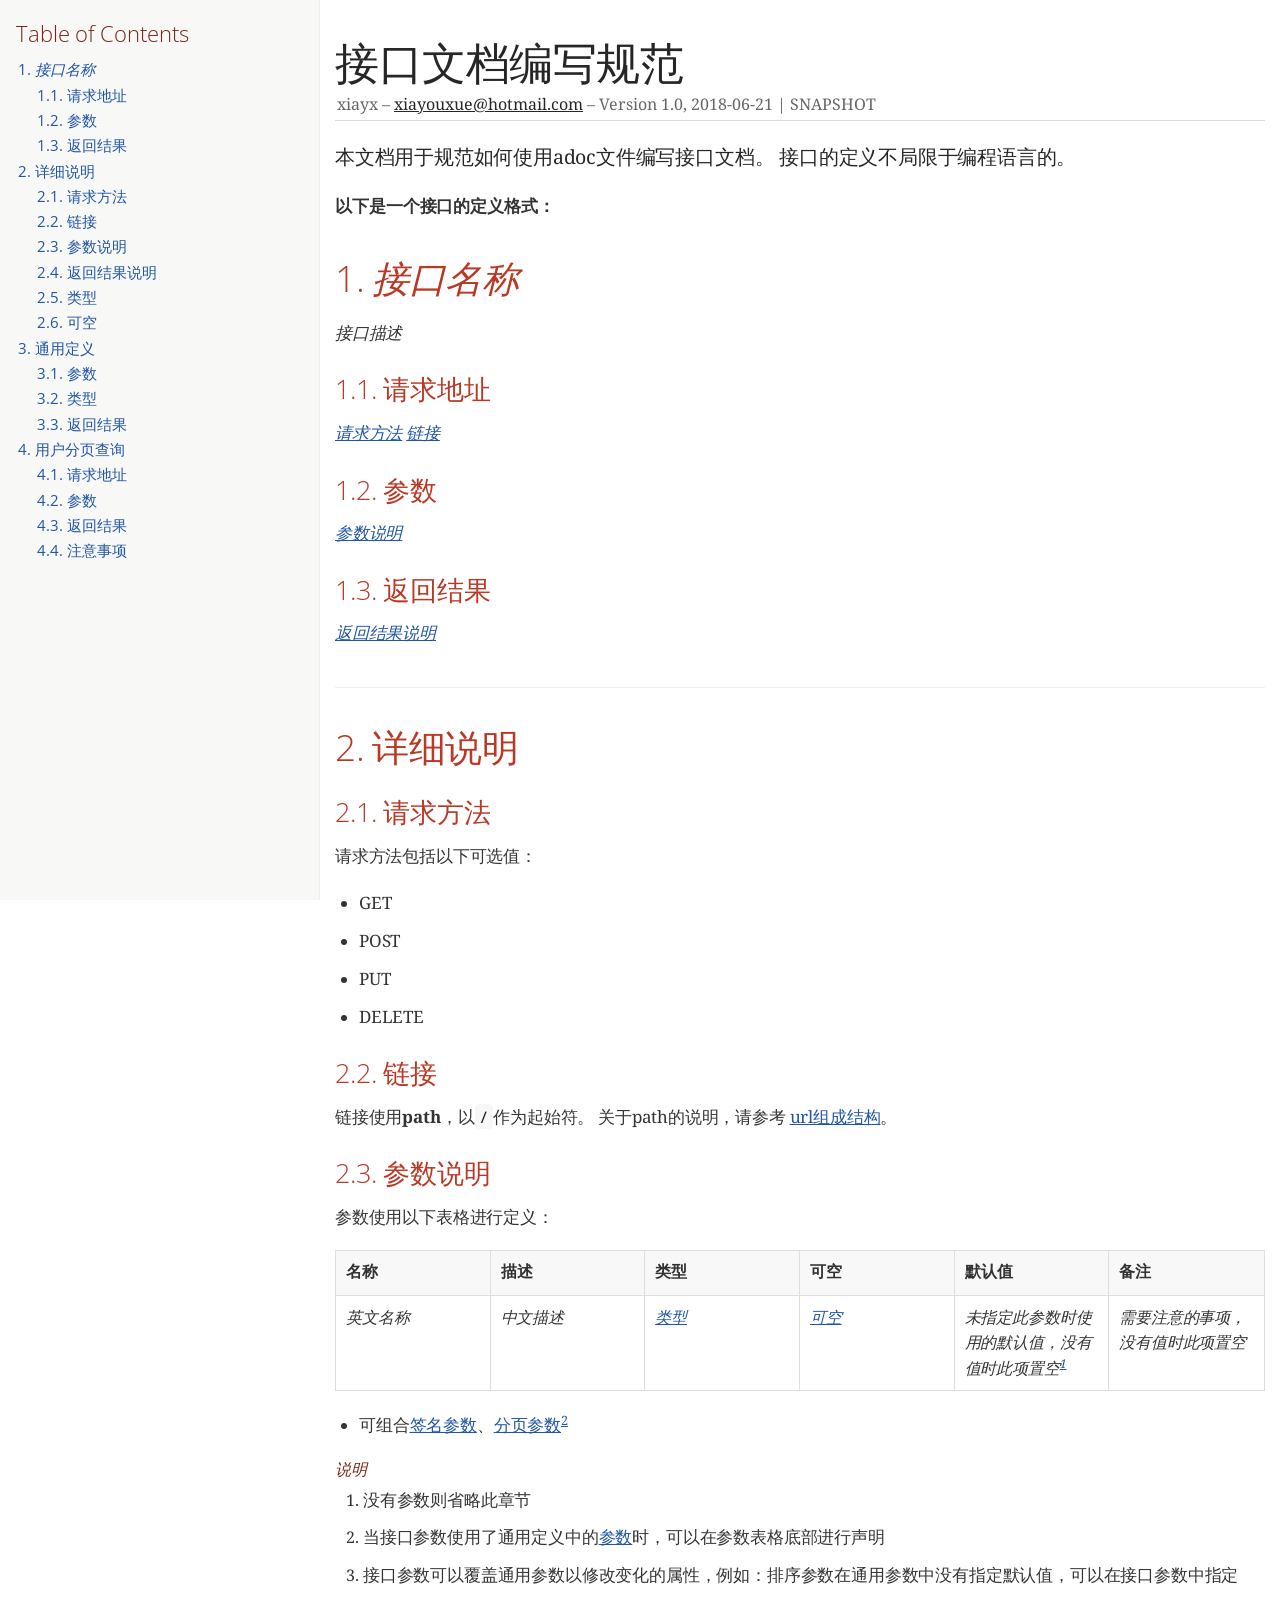
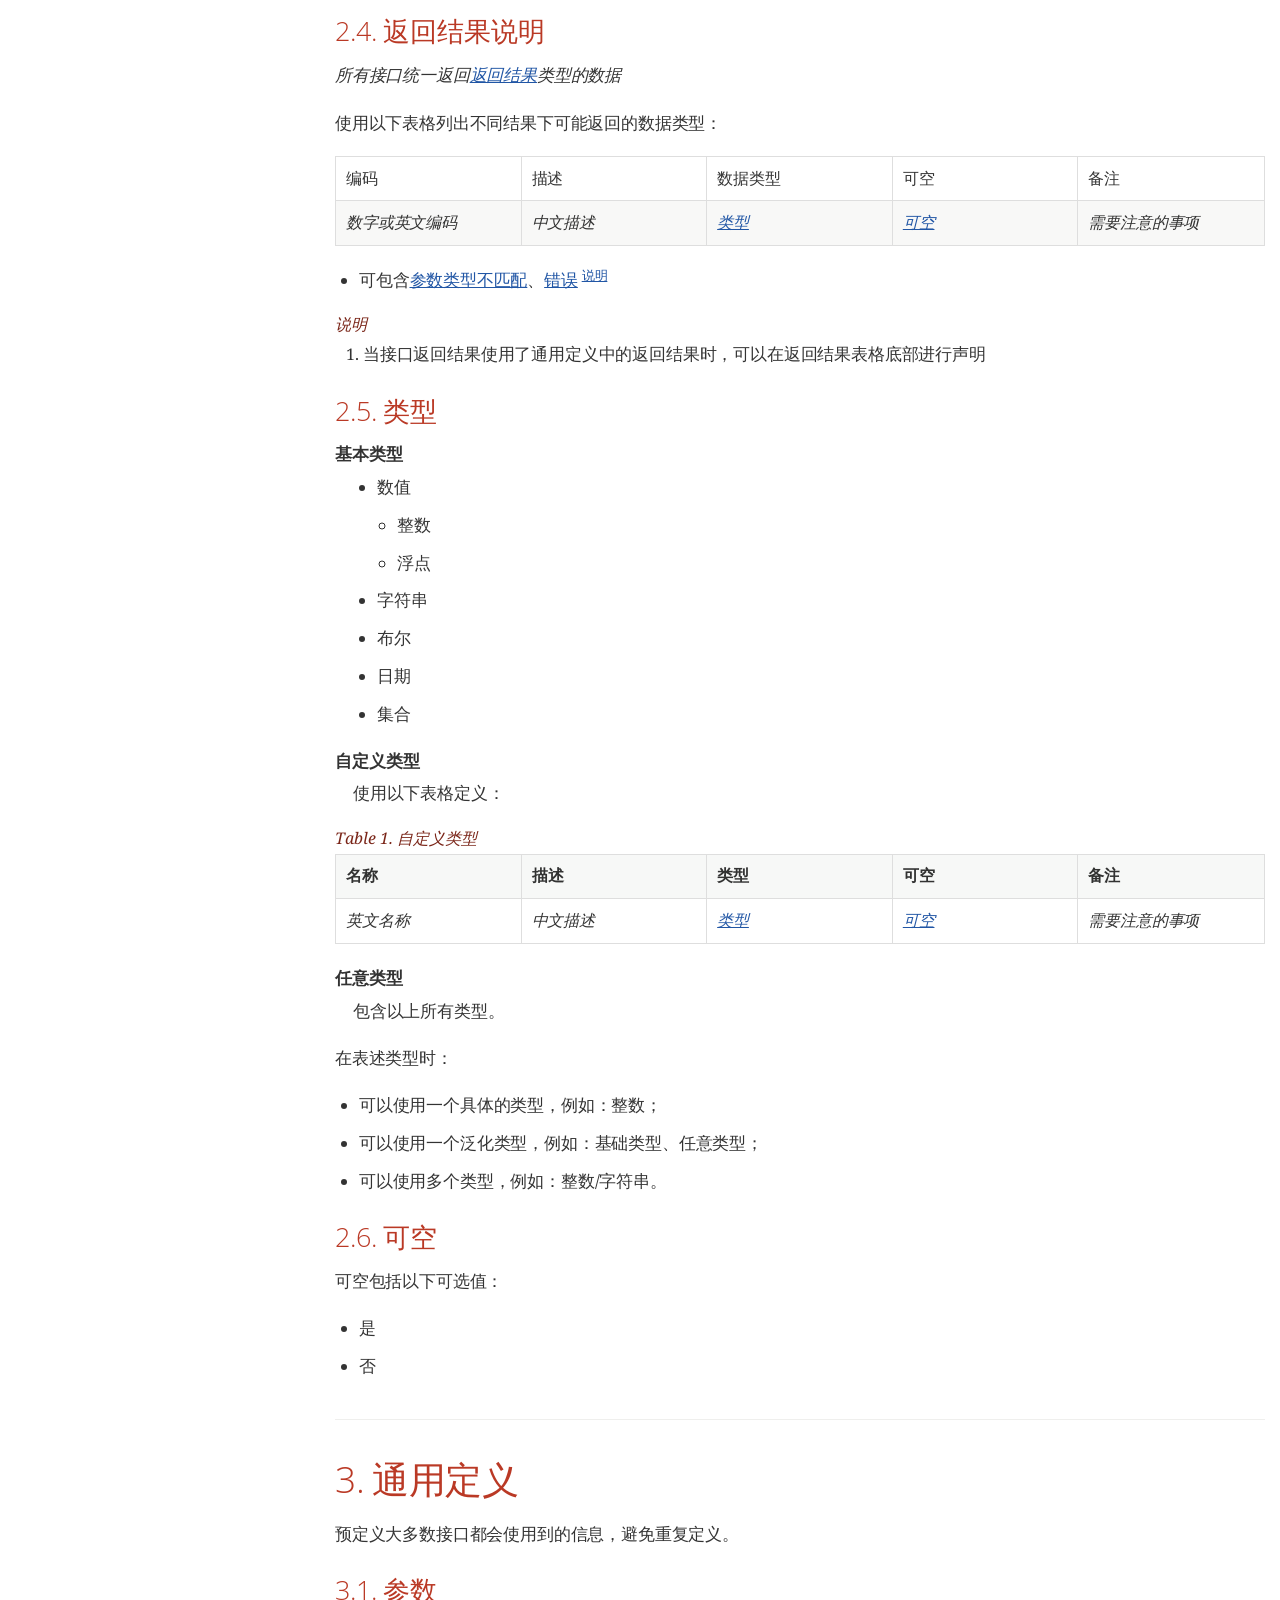
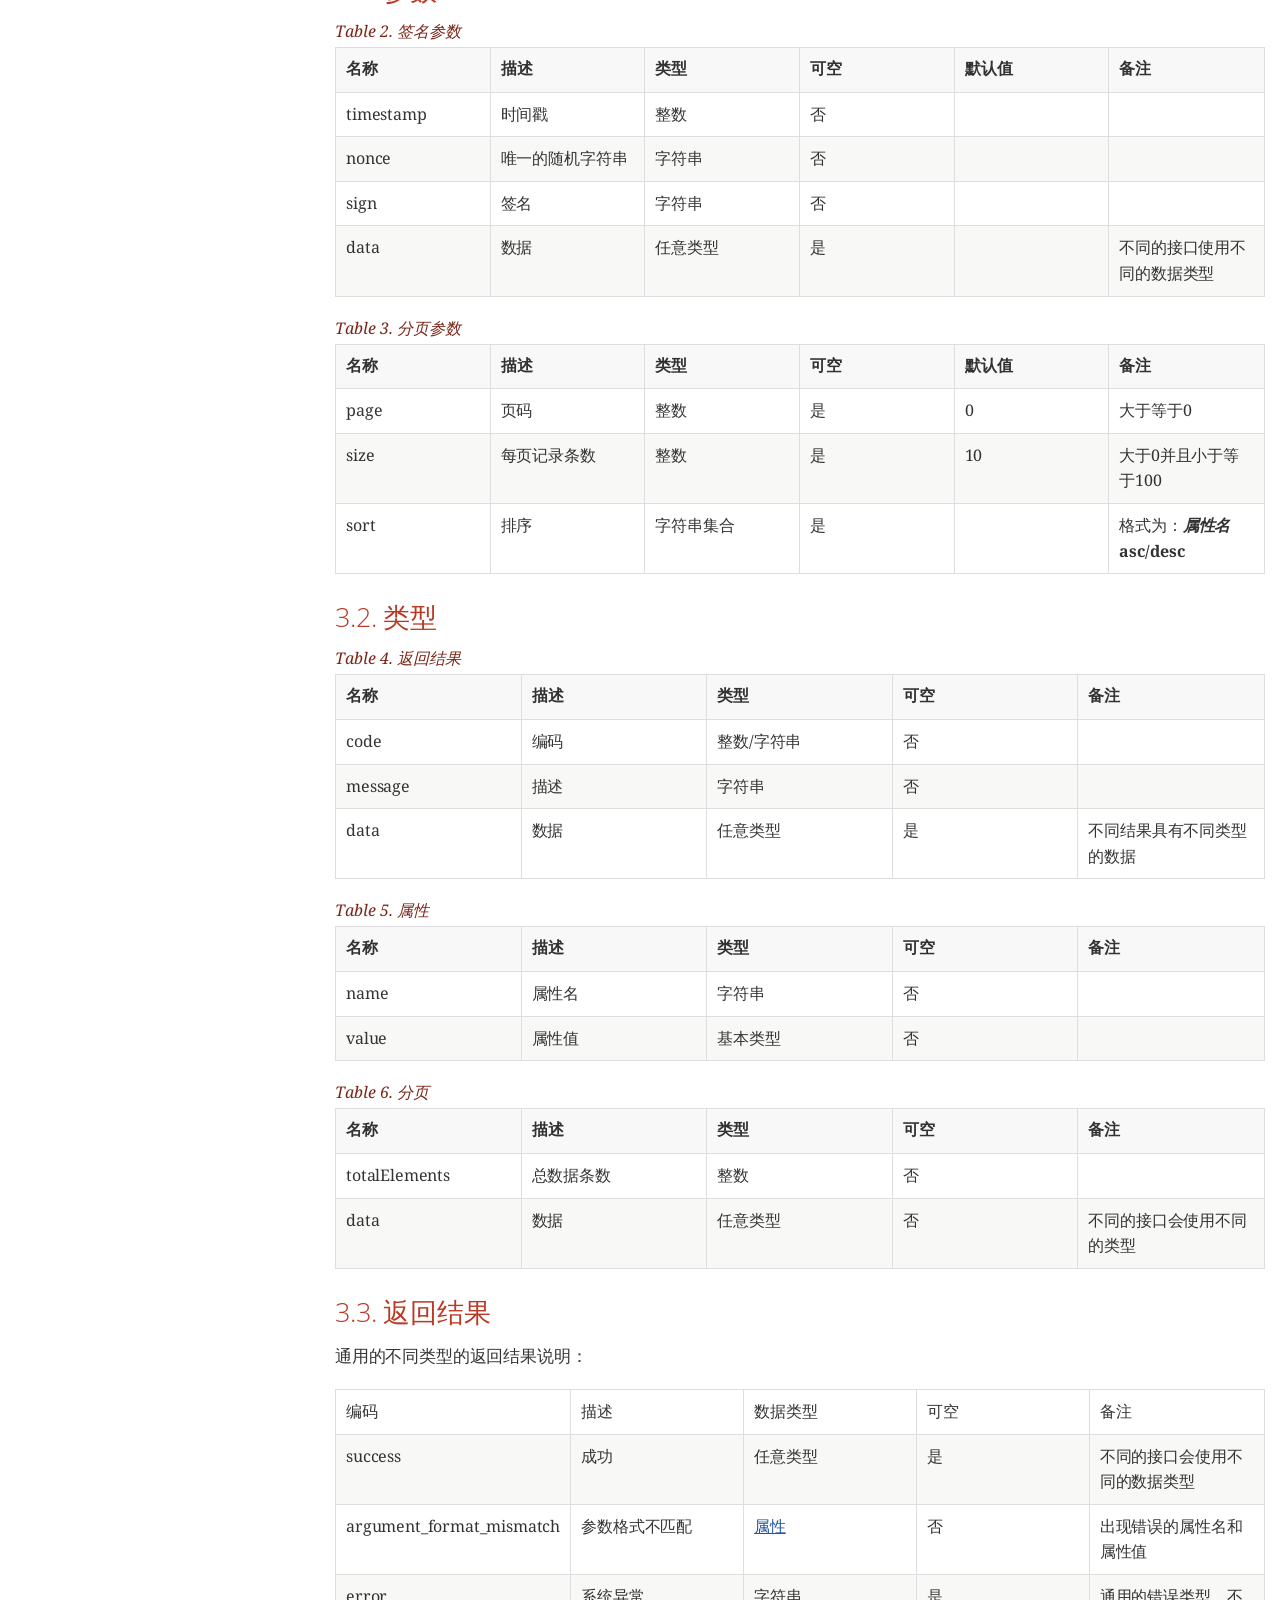
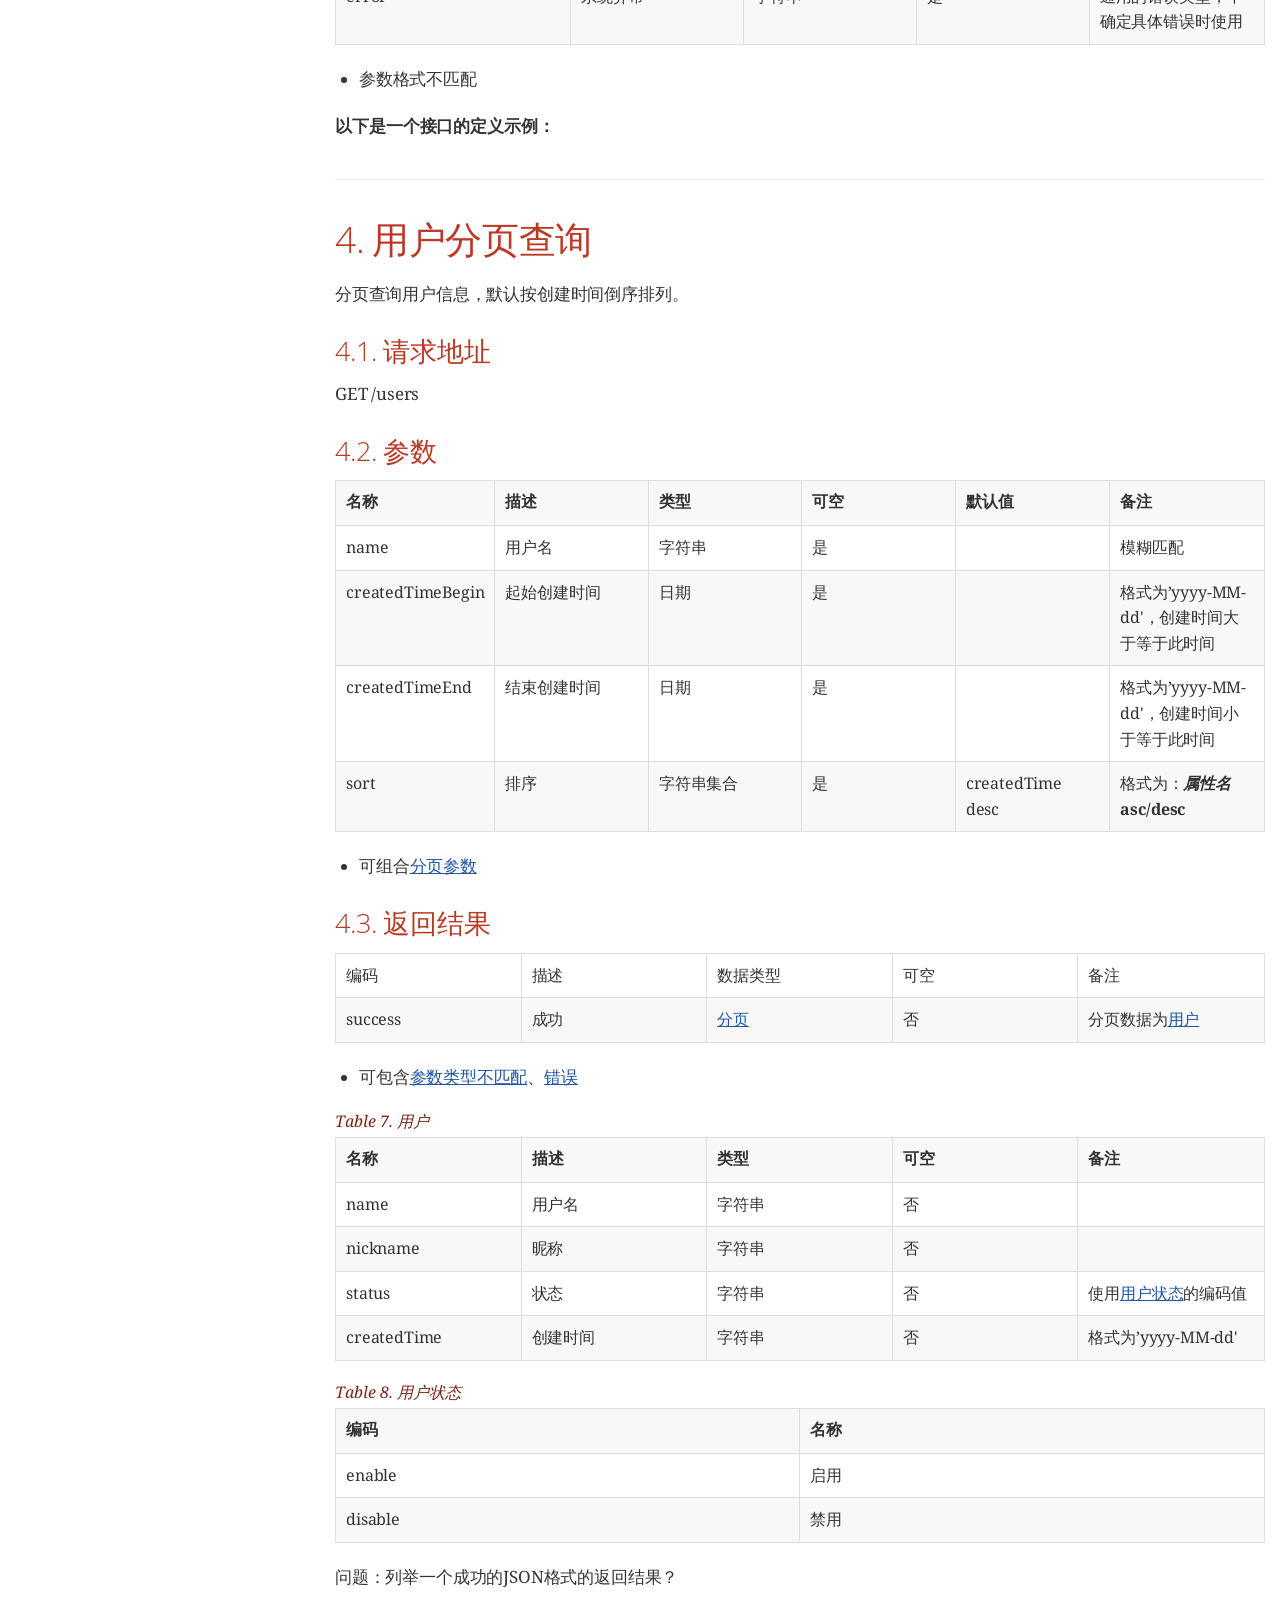
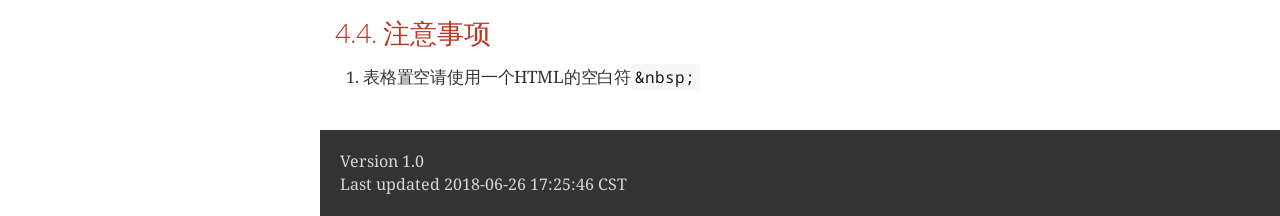
<file: docs/接口文档编写规范.html>
<!DOCTYPE html>
<html lang="en">
<head>
<meta charset="UTF-8">
<!--[if IE]><meta http-equiv="X-UA-Compatible" content="IE=edge"><![endif]-->
<meta name="viewport" content="width=device-width, initial-scale=1.0">
<meta name="generator" content="Asciidoctor 1.5.6.2">
<meta name="author" content="xiayx">
<title>接口文档编写规范</title>
<link rel="stylesheet" href="https://fonts.googleapis.com/css?family=Open+Sans:300,300italic,400,400italic,600,600italic%7CNoto+Serif:400,400italic,700,700italic%7CDroid+Sans+Mono:400,700">
<style>
/* Asciidoctor default stylesheet | MIT License | http://asciidoctor.org */
/* Remove comment around @import statement below when using as a custom stylesheet */
/*@import "https://fonts.googleapis.com/css?family=Open+Sans:300,300italic,400,400italic,600,600italic%7CNoto+Serif:400,400italic,700,700italic%7CDroid+Sans+Mono:400,700";*/
article,aside,details,figcaption,figure,footer,header,hgroup,main,nav,section,summary{display:block}
audio,canvas,video{display:inline-block}
audio:not([controls]){display:none;height:0}
[hidden],template{display:none}
script{display:none!important}
html{font-family:sans-serif;-ms-text-size-adjust:100%;-webkit-text-size-adjust:100%}
a{background:transparent}
a:focus{outline:thin dotted}
a:active,a:hover{outline:0}
h1{font-size:2em;margin:.67em 0}
abbr[title]{border-bottom:1px dotted}
b,strong{font-weight:bold}
dfn{font-style:italic}
hr{-moz-box-sizing:content-box;box-sizing:content-box;height:0}
mark{background:#ff0;color:#000}
code,kbd,pre,samp{font-family:monospace;font-size:1em}
pre{white-space:pre-wrap}
q{quotes:"\201C" "\201D" "\2018" "\2019"}
small{font-size:80%}
sub,sup{font-size:75%;line-height:0;position:relative;vertical-align:baseline}
sup{top:-.5em}
sub{bottom:-.25em}
img{border:0}
svg:not(:root){overflow:hidden}
figure{margin:0}
fieldset{border:1px solid silver;margin:0 2px;padding:.35em .625em .75em}
legend{border:0;padding:0}
button,input,select,textarea{font-family:inherit;font-size:100%;margin:0}
button,input{line-height:normal}
button,select{text-transform:none}
button,html input[type="button"],input[type="reset"],input[type="submit"]{-webkit-appearance:button;cursor:pointer}
button[disabled],html input[disabled]{cursor:default}
input[type="checkbox"],input[type="radio"]{box-sizing:border-box;padding:0}
input[type="search"]{-webkit-appearance:textfield;-moz-box-sizing:content-box;-webkit-box-sizing:content-box;box-sizing:content-box}
input[type="search"]::-webkit-search-cancel-button,input[type="search"]::-webkit-search-decoration{-webkit-appearance:none}
button::-moz-focus-inner,input::-moz-focus-inner{border:0;padding:0}
textarea{overflow:auto;vertical-align:top}
table{border-collapse:collapse;border-spacing:0}
*,*:before,*:after{-moz-box-sizing:border-box;-webkit-box-sizing:border-box;box-sizing:border-box}
html,body{font-size:100%}
body{background:#fff;color:rgba(0,0,0,.8);padding:0;margin:0;font-family:"Noto Serif","DejaVu Serif",serif;font-weight:400;font-style:normal;line-height:1;position:relative;cursor:auto;tab-size:4;-moz-osx-font-smoothing:grayscale;-webkit-font-smoothing:antialiased}
a:hover{cursor:pointer}
img,object,embed{max-width:100%;height:auto}
object,embed{height:100%}
img{-ms-interpolation-mode:bicubic}
.left{float:left!important}
.right{float:right!important}
.text-left{text-align:left!important}
.text-right{text-align:right!important}
.text-center{text-align:center!important}
.text-justify{text-align:justify!important}
.hide{display:none}
img,object,svg{display:inline-block;vertical-align:middle}
textarea{height:auto;min-height:50px}
select{width:100%}
.center{margin-left:auto;margin-right:auto}
.spread{width:100%}
p.lead,.paragraph.lead>p,#preamble>.sectionbody>.paragraph:first-of-type p{font-size:1.21875em;line-height:1.6}
.subheader,.admonitionblock td.content>.title,.audioblock>.title,.exampleblock>.title,.imageblock>.title,.listingblock>.title,.literalblock>.title,.stemblock>.title,.openblock>.title,.paragraph>.title,.quoteblock>.title,table.tableblock>.title,.verseblock>.title,.videoblock>.title,.dlist>.title,.olist>.title,.ulist>.title,.qlist>.title,.hdlist>.title{line-height:1.45;color:#7a2518;font-weight:400;margin-top:0;margin-bottom:.25em}
div,dl,dt,dd,ul,ol,li,h1,h2,h3,#toctitle,.sidebarblock>.content>.title,h4,h5,h6,pre,form,p,blockquote,th,td{margin:0;padding:0;direction:ltr}
a{color:#2156a5;text-decoration:underline;line-height:inherit}
a:hover,a:focus{color:#1d4b8f}
a img{border:none}
p{font-family:inherit;font-weight:400;font-size:1em;line-height:1.6;margin-bottom:1.25em;text-rendering:optimizeLegibility}
p aside{font-size:.875em;line-height:1.35;font-style:italic}
h1,h2,h3,#toctitle,.sidebarblock>.content>.title,h4,h5,h6{font-family:"Open Sans","DejaVu Sans",sans-serif;font-weight:300;font-style:normal;color:#ba3925;text-rendering:optimizeLegibility;margin-top:1em;margin-bottom:.5em;line-height:1.0125em}
h1 small,h2 small,h3 small,#toctitle small,.sidebarblock>.content>.title small,h4 small,h5 small,h6 small{font-size:60%;color:#e99b8f;line-height:0}
h1{font-size:2.125em}
h2{font-size:1.6875em}
h3,#toctitle,.sidebarblock>.content>.title{font-size:1.375em}
h4,h5{font-size:1.125em}
h6{font-size:1em}
hr{border:solid #ddddd8;border-width:1px 0 0;clear:both;margin:1.25em 0 1.1875em;height:0}
em,i{font-style:italic;line-height:inherit}
strong,b{font-weight:bold;line-height:inherit}
small{font-size:60%;line-height:inherit}
code{font-family:"Droid Sans Mono","DejaVu Sans Mono",monospace;font-weight:400;color:rgba(0,0,0,.9)}
ul,ol,dl{font-size:1em;line-height:1.6;margin-bottom:1.25em;list-style-position:outside;font-family:inherit}
ul,ol{margin-left:1.5em}
ul li ul,ul li ol{margin-left:1.25em;margin-bottom:0;font-size:1em}
ul.square li ul,ul.circle li ul,ul.disc li ul{list-style:inherit}
ul.square{list-style-type:square}
ul.circle{list-style-type:circle}
ul.disc{list-style-type:disc}
ol li ul,ol li ol{margin-left:1.25em;margin-bottom:0}
dl dt{margin-bottom:.3125em;font-weight:bold}
dl dd{margin-bottom:1.25em}
abbr,acronym{text-transform:uppercase;font-size:90%;color:rgba(0,0,0,.8);border-bottom:1px dotted #ddd;cursor:help}
abbr{text-transform:none}
blockquote{margin:0 0 1.25em;padding:.5625em 1.25em 0 1.1875em;border-left:1px solid #ddd}
blockquote cite{display:block;font-size:.9375em;color:rgba(0,0,0,.6)}
blockquote cite:before{content:"\2014 \0020"}
blockquote cite a,blockquote cite a:visited{color:rgba(0,0,0,.6)}
blockquote,blockquote p{line-height:1.6;color:rgba(0,0,0,.85)}
@media only screen and (min-width:768px){h1,h2,h3,#toctitle,.sidebarblock>.content>.title,h4,h5,h6{line-height:1.2}
h1{font-size:2.75em}
h2{font-size:2.3125em}
h3,#toctitle,.sidebarblock>.content>.title{font-size:1.6875em}
h4{font-size:1.4375em}}
table{background:#fff;margin-bottom:1.25em;border:solid 1px #dedede}
table thead,table tfoot{background:#f7f8f7;font-weight:bold}
table thead tr th,table thead tr td,table tfoot tr th,table tfoot tr td{padding:.5em .625em .625em;font-size:inherit;color:rgba(0,0,0,.8);text-align:left}
table tr th,table tr td{padding:.5625em .625em;font-size:inherit;color:rgba(0,0,0,.8)}
table tr.even,table tr.alt,table tr:nth-of-type(even){background:#f8f8f7}
table thead tr th,table tfoot tr th,table tbody tr td,table tr td,table tfoot tr td{display:table-cell;line-height:1.6}
h1,h2,h3,#toctitle,.sidebarblock>.content>.title,h4,h5,h6{line-height:1.2;word-spacing:-.05em}
h1 strong,h2 strong,h3 strong,#toctitle strong,.sidebarblock>.content>.title strong,h4 strong,h5 strong,h6 strong{font-weight:400}
.clearfix:before,.clearfix:after,.float-group:before,.float-group:after{content:" ";display:table}
.clearfix:after,.float-group:after{clear:both}
*:not(pre)>code{font-size:.9375em;font-style:normal!important;letter-spacing:0;padding:.1em .5ex;word-spacing:-.15em;background-color:#f7f7f8;-webkit-border-radius:4px;border-radius:4px;line-height:1.45;text-rendering:optimizeSpeed;word-wrap:break-word}
*:not(pre)>code.nobreak{word-wrap:normal}
*:not(pre)>code.nowrap{white-space:nowrap}
pre,pre>code{line-height:1.45;color:rgba(0,0,0,.9);font-family:"Droid Sans Mono","DejaVu Sans Mono",monospace;font-weight:400;text-rendering:optimizeSpeed}
em em{font-style:normal}
strong strong{font-weight:400}
.keyseq{color:rgba(51,51,51,.8)}
kbd{font-family:"Droid Sans Mono","DejaVu Sans Mono",monospace;display:inline-block;color:rgba(0,0,0,.8);font-size:.65em;line-height:1.45;background-color:#f7f7f7;border:1px solid #ccc;-webkit-border-radius:3px;border-radius:3px;-webkit-box-shadow:0 1px 0 rgba(0,0,0,.2),0 0 0 .1em white inset;box-shadow:0 1px 0 rgba(0,0,0,.2),0 0 0 .1em #fff inset;margin:0 .15em;padding:.2em .5em;vertical-align:middle;position:relative;top:-.1em;white-space:nowrap}
.keyseq kbd:first-child{margin-left:0}
.keyseq kbd:last-child{margin-right:0}
.menuseq,.menuref{color:#000}
.menuseq b:not(.caret),.menuref{font-weight:inherit}
.menuseq{word-spacing:-.02em}
.menuseq b.caret{font-size:1.25em;line-height:.8}
.menuseq i.caret{font-weight:bold;text-align:center;width:.45em}
b.button:before,b.button:after{position:relative;top:-1px;font-weight:400}
b.button:before{content:"[";padding:0 3px 0 2px}
b.button:after{content:"]";padding:0 2px 0 3px}
p a>code:hover{color:rgba(0,0,0,.9)}
#header,#content,#footnotes,#footer{width:100%;margin-left:auto;margin-right:auto;margin-top:0;margin-bottom:0;max-width:62.5em;*zoom:1;position:relative;padding-left:.9375em;padding-right:.9375em}
#header:before,#header:after,#content:before,#content:after,#footnotes:before,#footnotes:after,#footer:before,#footer:after{content:" ";display:table}
#header:after,#content:after,#footnotes:after,#footer:after{clear:both}
#content{margin-top:1.25em}
#content:before{content:none}
#header>h1:first-child{color:rgba(0,0,0,.85);margin-top:2.25rem;margin-bottom:0}
#header>h1:first-child+#toc{margin-top:8px;border-top:1px solid #ddddd8}
#header>h1:only-child,body.toc2 #header>h1:nth-last-child(2){border-bottom:1px solid #ddddd8;padding-bottom:8px}
#header .details{border-bottom:1px solid #ddddd8;line-height:1.45;padding-top:.25em;padding-bottom:.25em;padding-left:.25em;color:rgba(0,0,0,.6);display:-ms-flexbox;display:-webkit-flex;display:flex;-ms-flex-flow:row wrap;-webkit-flex-flow:row wrap;flex-flow:row wrap}
#header .details span:first-child{margin-left:-.125em}
#header .details span.email a{color:rgba(0,0,0,.85)}
#header .details br{display:none}
#header .details br+span:before{content:"\00a0\2013\00a0"}
#header .details br+span.author:before{content:"\00a0\22c5\00a0";color:rgba(0,0,0,.85)}
#header .details br+span#revremark:before{content:"\00a0|\00a0"}
#header #revnumber{text-transform:capitalize}
#header #revnumber:after{content:"\00a0"}
#content>h1:first-child:not([class]){color:rgba(0,0,0,.85);border-bottom:1px solid #ddddd8;padding-bottom:8px;margin-top:0;padding-top:1rem;margin-bottom:1.25rem}
#toc{border-bottom:1px solid #efefed;padding-bottom:.5em}
#toc>ul{margin-left:.125em}
#toc ul.sectlevel0>li>a{font-style:italic}
#toc ul.sectlevel0 ul.sectlevel1{margin:.5em 0}
#toc ul{font-family:"Open Sans","DejaVu Sans",sans-serif;list-style-type:none}
#toc li{line-height:1.3334;margin-top:.3334em}
#toc a{text-decoration:none}
#toc a:active{text-decoration:underline}
#toctitle{color:#7a2518;font-size:1.2em}
@media only screen and (min-width:768px){#toctitle{font-size:1.375em}
body.toc2{padding-left:15em;padding-right:0}
#toc.toc2{margin-top:0!important;background-color:#f8f8f7;position:fixed;width:15em;left:0;top:0;border-right:1px solid #efefed;border-top-width:0!important;border-bottom-width:0!important;z-index:1000;padding:1.25em 1em;height:100%;overflow:auto}
#toc.toc2 #toctitle{margin-top:0;margin-bottom:.8rem;font-size:1.2em}
#toc.toc2>ul{font-size:.9em;margin-bottom:0}
#toc.toc2 ul ul{margin-left:0;padding-left:1em}
#toc.toc2 ul.sectlevel0 ul.sectlevel1{padding-left:0;margin-top:.5em;margin-bottom:.5em}
body.toc2.toc-right{padding-left:0;padding-right:15em}
body.toc2.toc-right #toc.toc2{border-right-width:0;border-left:1px solid #efefed;left:auto;right:0}}
@media only screen and (min-width:1280px){body.toc2{padding-left:20em;padding-right:0}
#toc.toc2{width:20em}
#toc.toc2 #toctitle{font-size:1.375em}
#toc.toc2>ul{font-size:.95em}
#toc.toc2 ul ul{padding-left:1.25em}
body.toc2.toc-right{padding-left:0;padding-right:20em}}
#content #toc{border-style:solid;border-width:1px;border-color:#e0e0dc;margin-bottom:1.25em;padding:1.25em;background:#f8f8f7;-webkit-border-radius:4px;border-radius:4px}
#content #toc>:first-child{margin-top:0}
#content #toc>:last-child{margin-bottom:0}
#footer{max-width:100%;background-color:rgba(0,0,0,.8);padding:1.25em}
#footer-text{color:rgba(255,255,255,.8);line-height:1.44}
.sect1{padding-bottom:.625em}
@media only screen and (min-width:768px){.sect1{padding-bottom:1.25em}}
.sect1+.sect1{border-top:1px solid #efefed}
#content h1>a.anchor,h2>a.anchor,h3>a.anchor,#toctitle>a.anchor,.sidebarblock>.content>.title>a.anchor,h4>a.anchor,h5>a.anchor,h6>a.anchor{position:absolute;z-index:1001;width:1.5ex;margin-left:-1.5ex;display:block;text-decoration:none!important;visibility:hidden;text-align:center;font-weight:400}
#content h1>a.anchor:before,h2>a.anchor:before,h3>a.anchor:before,#toctitle>a.anchor:before,.sidebarblock>.content>.title>a.anchor:before,h4>a.anchor:before,h5>a.anchor:before,h6>a.anchor:before{content:"\00A7";font-size:.85em;display:block;padding-top:.1em}
#content h1:hover>a.anchor,#content h1>a.anchor:hover,h2:hover>a.anchor,h2>a.anchor:hover,h3:hover>a.anchor,#toctitle:hover>a.anchor,.sidebarblock>.content>.title:hover>a.anchor,h3>a.anchor:hover,#toctitle>a.anchor:hover,.sidebarblock>.content>.title>a.anchor:hover,h4:hover>a.anchor,h4>a.anchor:hover,h5:hover>a.anchor,h5>a.anchor:hover,h6:hover>a.anchor,h6>a.anchor:hover{visibility:visible}
#content h1>a.link,h2>a.link,h3>a.link,#toctitle>a.link,.sidebarblock>.content>.title>a.link,h4>a.link,h5>a.link,h6>a.link{color:#ba3925;text-decoration:none}
#content h1>a.link:hover,h2>a.link:hover,h3>a.link:hover,#toctitle>a.link:hover,.sidebarblock>.content>.title>a.link:hover,h4>a.link:hover,h5>a.link:hover,h6>a.link:hover{color:#a53221}
.audioblock,.imageblock,.literalblock,.listingblock,.stemblock,.videoblock{margin-bottom:1.25em}
.admonitionblock td.content>.title,.audioblock>.title,.exampleblock>.title,.imageblock>.title,.listingblock>.title,.literalblock>.title,.stemblock>.title,.openblock>.title,.paragraph>.title,.quoteblock>.title,table.tableblock>.title,.verseblock>.title,.videoblock>.title,.dlist>.title,.olist>.title,.ulist>.title,.qlist>.title,.hdlist>.title{text-rendering:optimizeLegibility;text-align:left;font-family:"Noto Serif","DejaVu Serif",serif;font-size:1rem;font-style:italic}
table.tableblock>caption.title{white-space:nowrap;overflow:visible;max-width:0}
.paragraph.lead>p,#preamble>.sectionbody>.paragraph:first-of-type p{color:rgba(0,0,0,.85)}
table.tableblock #preamble>.sectionbody>.paragraph:first-of-type p{font-size:inherit}
.admonitionblock>table{border-collapse:separate;border:0;background:none;width:100%}
.admonitionblock>table td.icon{text-align:center;width:80px}
.admonitionblock>table td.icon img{max-width:initial}
.admonitionblock>table td.icon .title{font-weight:bold;font-family:"Open Sans","DejaVu Sans",sans-serif;text-transform:uppercase}
.admonitionblock>table td.content{padding-left:1.125em;padding-right:1.25em;border-left:1px solid #ddddd8;color:rgba(0,0,0,.6)}
.admonitionblock>table td.content>:last-child>:last-child{margin-bottom:0}
.exampleblock>.content{border-style:solid;border-width:1px;border-color:#e6e6e6;margin-bottom:1.25em;padding:1.25em;background:#fff;-webkit-border-radius:4px;border-radius:4px}
.exampleblock>.content>:first-child{margin-top:0}
.exampleblock>.content>:last-child{margin-bottom:0}
.sidebarblock{border-style:solid;border-width:1px;border-color:#e0e0dc;margin-bottom:1.25em;padding:1.25em;background:#f8f8f7;-webkit-border-radius:4px;border-radius:4px}
.sidebarblock>:first-child{margin-top:0}
.sidebarblock>:last-child{margin-bottom:0}
.sidebarblock>.content>.title{color:#7a2518;margin-top:0;text-align:center}
.exampleblock>.content>:last-child>:last-child,.exampleblock>.content .olist>ol>li:last-child>:last-child,.exampleblock>.content .ulist>ul>li:last-child>:last-child,.exampleblock>.content .qlist>ol>li:last-child>:last-child,.sidebarblock>.content>:last-child>:last-child,.sidebarblock>.content .olist>ol>li:last-child>:last-child,.sidebarblock>.content .ulist>ul>li:last-child>:last-child,.sidebarblock>.content .qlist>ol>li:last-child>:last-child{margin-bottom:0}
.literalblock pre,.listingblock pre:not(.highlight),.listingblock pre[class="highlight"],.listingblock pre[class^="highlight "],.listingblock pre.CodeRay,.listingblock pre.prettyprint{background:#f7f7f8}
.sidebarblock .literalblock pre,.sidebarblock .listingblock pre:not(.highlight),.sidebarblock .listingblock pre[class="highlight"],.sidebarblock .listingblock pre[class^="highlight "],.sidebarblock .listingblock pre.CodeRay,.sidebarblock .listingblock pre.prettyprint{background:#f2f1f1}
.literalblock pre,.literalblock pre[class],.listingblock pre,.listingblock pre[class]{-webkit-border-radius:4px;border-radius:4px;word-wrap:break-word;padding:1em;font-size:.8125em}
.literalblock pre.nowrap,.literalblock pre[class].nowrap,.listingblock pre.nowrap,.listingblock pre[class].nowrap{overflow-x:auto;white-space:pre;word-wrap:normal}
@media only screen and (min-width:768px){.literalblock pre,.literalblock pre[class],.listingblock pre,.listingblock pre[class]{font-size:.90625em}}
@media only screen and (min-width:1280px){.literalblock pre,.literalblock pre[class],.listingblock pre,.listingblock pre[class]{font-size:1em}}
.literalblock.output pre{color:#f7f7f8;background-color:rgba(0,0,0,.9)}
.listingblock pre.highlightjs{padding:0}
.listingblock pre.highlightjs>code{padding:1em;-webkit-border-radius:4px;border-radius:4px}
.listingblock pre.prettyprint{border-width:0}
.listingblock>.content{position:relative}
.listingblock code[data-lang]:before{display:none;content:attr(data-lang);position:absolute;font-size:.75em;top:.425rem;right:.5rem;line-height:1;text-transform:uppercase;color:#999}
.listingblock:hover code[data-lang]:before{display:block}
.listingblock.terminal pre .command:before{content:attr(data-prompt);padding-right:.5em;color:#999}
.listingblock.terminal pre .command:not([data-prompt]):before{content:"$"}
table.pyhltable{border-collapse:separate;border:0;margin-bottom:0;background:none}
table.pyhltable td{vertical-align:top;padding-top:0;padding-bottom:0;line-height:1.45}
table.pyhltable td.code{padding-left:.75em;padding-right:0}
pre.pygments .lineno,table.pyhltable td:not(.code){color:#999;padding-left:0;padding-right:.5em;border-right:1px solid #ddddd8}
pre.pygments .lineno{display:inline-block;margin-right:.25em}
table.pyhltable .linenodiv{background:none!important;padding-right:0!important}
.quoteblock{margin:0 1em 1.25em 1.5em;display:table}
.quoteblock>.title{margin-left:-1.5em;margin-bottom:.75em}
.quoteblock blockquote,.quoteblock blockquote p{color:rgba(0,0,0,.85);font-size:1.15rem;line-height:1.75;word-spacing:.1em;letter-spacing:0;font-style:italic;text-align:justify}
.quoteblock blockquote{margin:0;padding:0;border:0}
.quoteblock blockquote:before{content:"\201c";float:left;font-size:2.75em;font-weight:bold;line-height:.6em;margin-left:-.6em;color:#7a2518;text-shadow:0 1px 2px rgba(0,0,0,.1)}
.quoteblock blockquote>.paragraph:last-child p{margin-bottom:0}
.quoteblock .attribution{margin-top:.5em;margin-right:.5ex;text-align:right}
.quoteblock .quoteblock{margin-left:0;margin-right:0;padding:.5em 0;border-left:3px solid rgba(0,0,0,.6)}
.quoteblock .quoteblock blockquote{padding:0 0 0 .75em}
.quoteblock .quoteblock blockquote:before{display:none}
.verseblock{margin:0 1em 1.25em 1em}
.verseblock pre{font-family:"Open Sans","DejaVu Sans",sans;font-size:1.15rem;color:rgba(0,0,0,.85);font-weight:300;text-rendering:optimizeLegibility}
.verseblock pre strong{font-weight:400}
.verseblock .attribution{margin-top:1.25rem;margin-left:.5ex}
.quoteblock .attribution,.verseblock .attribution{font-size:.9375em;line-height:1.45;font-style:italic}
.quoteblock .attribution br,.verseblock .attribution br{display:none}
.quoteblock .attribution cite,.verseblock .attribution cite{display:block;letter-spacing:-.025em;color:rgba(0,0,0,.6)}
.quoteblock.abstract{margin:0 0 1.25em 0;display:block}
.quoteblock.abstract blockquote,.quoteblock.abstract blockquote p{text-align:left;word-spacing:0}
.quoteblock.abstract blockquote:before,.quoteblock.abstract blockquote p:first-of-type:before{display:none}
table.tableblock{max-width:100%;border-collapse:separate}
table.tableblock td>.paragraph:last-child p>p:last-child,table.tableblock th>p:last-child,table.tableblock td>p:last-child{margin-bottom:0}
table.tableblock,th.tableblock,td.tableblock{border:0 solid #dedede}
table.grid-all>thead>tr>.tableblock,table.grid-all>tbody>tr>.tableblock{border-width:0 1px 1px 0}
table.grid-all>tfoot>tr>.tableblock{border-width:1px 1px 0 0}
table.grid-cols>*>tr>.tableblock{border-width:0 1px 0 0}
table.grid-rows>thead>tr>.tableblock,table.grid-rows>tbody>tr>.tableblock{border-width:0 0 1px 0}
table.grid-rows>tfoot>tr>.tableblock{border-width:1px 0 0 0}
table.grid-all>*>tr>.tableblock:last-child,table.grid-cols>*>tr>.tableblock:last-child{border-right-width:0}
table.grid-all>tbody>tr:last-child>.tableblock,table.grid-all>thead:last-child>tr>.tableblock,table.grid-rows>tbody>tr:last-child>.tableblock,table.grid-rows>thead:last-child>tr>.tableblock{border-bottom-width:0}
table.frame-all{border-width:1px}
table.frame-sides{border-width:0 1px}
table.frame-topbot{border-width:1px 0}
th.halign-left,td.halign-left{text-align:left}
th.halign-right,td.halign-right{text-align:right}
th.halign-center,td.halign-center{text-align:center}
th.valign-top,td.valign-top{vertical-align:top}
th.valign-bottom,td.valign-bottom{vertical-align:bottom}
th.valign-middle,td.valign-middle{vertical-align:middle}
table thead th,table tfoot th{font-weight:bold}
tbody tr th{display:table-cell;line-height:1.6;background:#f7f8f7}
tbody tr th,tbody tr th p,tfoot tr th,tfoot tr th p{color:rgba(0,0,0,.8);font-weight:bold}
p.tableblock>code:only-child{background:none;padding:0}
p.tableblock{font-size:1em}
td>div.verse{white-space:pre}
ol{margin-left:1.75em}
ul li ol{margin-left:1.5em}
dl dd{margin-left:1.125em}
dl dd:last-child,dl dd:last-child>:last-child{margin-bottom:0}
ol>li p,ul>li p,ul dd,ol dd,.olist .olist,.ulist .ulist,.ulist .olist,.olist .ulist{margin-bottom:.625em}
ul.checklist,ul.none,ol.none,ul.no-bullet,ol.no-bullet,ol.unnumbered,ul.unstyled,ol.unstyled{list-style-type:none}
ul.no-bullet,ol.no-bullet,ol.unnumbered{margin-left:.625em}
ul.unstyled,ol.unstyled{margin-left:0}
ul.checklist{margin-left:.625em}
ul.checklist li>p:first-child>.fa-square-o:first-child,ul.checklist li>p:first-child>.fa-check-square-o:first-child{width:1.25em;font-size:.8em;position:relative;bottom:.125em}
ul.checklist li>p:first-child>input[type="checkbox"]:first-child{margin-right:.25em}
ul.inline{margin:0 auto .625em auto;margin-left:-1.375em;margin-right:0;padding:0;list-style:none;overflow:hidden}
ul.inline>li{list-style:none;float:left;margin-left:1.375em;display:block}
ul.inline>li>*{display:block}
.unstyled dl dt{font-weight:400;font-style:normal}
ol.arabic{list-style-type:decimal}
ol.decimal{list-style-type:decimal-leading-zero}
ol.loweralpha{list-style-type:lower-alpha}
ol.upperalpha{list-style-type:upper-alpha}
ol.lowerroman{list-style-type:lower-roman}
ol.upperroman{list-style-type:upper-roman}
ol.lowergreek{list-style-type:lower-greek}
.hdlist>table,.colist>table{border:0;background:none}
.hdlist>table>tbody>tr,.colist>table>tbody>tr{background:none}
td.hdlist1,td.hdlist2{vertical-align:top;padding:0 .625em}
td.hdlist1{font-weight:bold;padding-bottom:1.25em}
.literalblock+.colist,.listingblock+.colist{margin-top:-.5em}
.colist>table tr>td:first-of-type{padding:.4em .75em 0 .75em;line-height:1;vertical-align:top}
.colist>table tr>td:first-of-type img{max-width:initial}
.colist>table tr>td:last-of-type{padding:.25em 0}
.thumb,.th{line-height:0;display:inline-block;border:solid 4px #fff;-webkit-box-shadow:0 0 0 1px #ddd;box-shadow:0 0 0 1px #ddd}
.imageblock.left,.imageblock[style*="float: left"]{margin:.25em .625em 1.25em 0}
.imageblock.right,.imageblock[style*="float: right"]{margin:.25em 0 1.25em .625em}
.imageblock>.title{margin-bottom:0}
.imageblock.thumb,.imageblock.th{border-width:6px}
.imageblock.thumb>.title,.imageblock.th>.title{padding:0 .125em}
.image.left,.image.right{margin-top:.25em;margin-bottom:.25em;display:inline-block;line-height:0}
.image.left{margin-right:.625em}
.image.right{margin-left:.625em}
a.image{text-decoration:none;display:inline-block}
a.image object{pointer-events:none}
sup.footnote,sup.footnoteref{font-size:.875em;position:static;vertical-align:super}
sup.footnote a,sup.footnoteref a{text-decoration:none}
sup.footnote a:active,sup.footnoteref a:active{text-decoration:underline}
#footnotes{padding-top:.75em;padding-bottom:.75em;margin-bottom:.625em}
#footnotes hr{width:20%;min-width:6.25em;margin:-.25em 0 .75em 0;border-width:1px 0 0 0}
#footnotes .footnote{padding:0 .375em 0 .225em;line-height:1.3334;font-size:.875em;margin-left:1.2em;text-indent:-1.05em;margin-bottom:.2em}
#footnotes .footnote a:first-of-type{font-weight:bold;text-decoration:none}
#footnotes .footnote:last-of-type{margin-bottom:0}
#content #footnotes{margin-top:-.625em;margin-bottom:0;padding:.75em 0}
.gist .file-data>table{border:0;background:#fff;width:100%;margin-bottom:0}
.gist .file-data>table td.line-data{width:99%}
div.unbreakable{page-break-inside:avoid}
.big{font-size:larger}
.small{font-size:smaller}
.underline{text-decoration:underline}
.overline{text-decoration:overline}
.line-through{text-decoration:line-through}
.aqua{color:#00bfbf}
.aqua-background{background-color:#00fafa}
.black{color:#000}
.black-background{background-color:#000}
.blue{color:#0000bf}
.blue-background{background-color:#0000fa}
.fuchsia{color:#bf00bf}
.fuchsia-background{background-color:#fa00fa}
.gray{color:#606060}
.gray-background{background-color:#7d7d7d}
.green{color:#006000}
.green-background{background-color:#007d00}
.lime{color:#00bf00}
.lime-background{background-color:#00fa00}
.maroon{color:#600000}
.maroon-background{background-color:#7d0000}
.navy{color:#000060}
.navy-background{background-color:#00007d}
.olive{color:#606000}
.olive-background{background-color:#7d7d00}
.purple{color:#600060}
.purple-background{background-color:#7d007d}
.red{color:#bf0000}
.red-background{background-color:#fa0000}
.silver{color:#909090}
.silver-background{background-color:#bcbcbc}
.teal{color:#006060}
.teal-background{background-color:#007d7d}
.white{color:#bfbfbf}
.white-background{background-color:#fafafa}
.yellow{color:#bfbf00}
.yellow-background{background-color:#fafa00}
span.icon>.fa{cursor:default}
a span.icon>.fa{cursor:inherit}
.admonitionblock td.icon [class^="fa icon-"]{font-size:2.5em;text-shadow:1px 1px 2px rgba(0,0,0,.5);cursor:default}
.admonitionblock td.icon .icon-note:before{content:"\f05a";color:#19407c}
.admonitionblock td.icon .icon-tip:before{content:"\f0eb";text-shadow:1px 1px 2px rgba(155,155,0,.8);color:#111}
.admonitionblock td.icon .icon-warning:before{content:"\f071";color:#bf6900}
.admonitionblock td.icon .icon-caution:before{content:"\f06d";color:#bf3400}
.admonitionblock td.icon .icon-important:before{content:"\f06a";color:#bf0000}
.conum[data-value]{display:inline-block;color:#fff!important;background-color:rgba(0,0,0,.8);-webkit-border-radius:100px;border-radius:100px;text-align:center;font-size:.75em;width:1.67em;height:1.67em;line-height:1.67em;font-family:"Open Sans","DejaVu Sans",sans-serif;font-style:normal;font-weight:bold}
.conum[data-value] *{color:#fff!important}
.conum[data-value]+b{display:none}
.conum[data-value]:after{content:attr(data-value)}
pre .conum[data-value]{position:relative;top:-.125em}
b.conum *{color:inherit!important}
.conum:not([data-value]):empty{display:none}
dt,th.tableblock,td.content,div.footnote{text-rendering:optimizeLegibility}
h1,h2,p,td.content,span.alt{letter-spacing:-.01em}
p strong,td.content strong,div.footnote strong{letter-spacing:-.005em}
p,blockquote,dt,td.content,span.alt{font-size:1.0625rem}
p{margin-bottom:1.25rem}
.sidebarblock p,.sidebarblock dt,.sidebarblock td.content,p.tableblock{font-size:1em}
.exampleblock>.content{background-color:#fffef7;border-color:#e0e0dc;-webkit-box-shadow:0 1px 4px #e0e0dc;box-shadow:0 1px 4px #e0e0dc}
.print-only{display:none!important}
@media print{@page{margin:1.25cm .75cm}
*{-webkit-box-shadow:none!important;box-shadow:none!important;text-shadow:none!important}
a{color:inherit!important;text-decoration:underline!important}
a.bare,a[href^="#"],a[href^="mailto:"]{text-decoration:none!important}
a[href^="http:"]:not(.bare):after,a[href^="https:"]:not(.bare):after{content:"(" attr(href) ")";display:inline-block;font-size:.875em;padding-left:.25em}
abbr[title]:after{content:" (" attr(title) ")"}
pre,blockquote,tr,img,object,svg{page-break-inside:avoid}
thead{display:table-header-group}
svg{max-width:100%}
p,blockquote,dt,td.content{font-size:1em;orphans:3;widows:3}
h2,h3,#toctitle,.sidebarblock>.content>.title{page-break-after:avoid}
#toc,.sidebarblock,.exampleblock>.content{background:none!important}
#toc{border-bottom:1px solid #ddddd8!important;padding-bottom:0!important}
.sect1{padding-bottom:0!important}
.sect1+.sect1{border:0!important}
#header>h1:first-child{margin-top:1.25rem}
body.book #header{text-align:center}
body.book #header>h1:first-child{border:0!important;margin:2.5em 0 1em 0}
body.book #header .details{border:0!important;display:block;padding:0!important}
body.book #header .details span:first-child{margin-left:0!important}
body.book #header .details br{display:block}
body.book #header .details br+span:before{content:none!important}
body.book #toc{border:0!important;text-align:left!important;padding:0!important;margin:0!important}
body.book #toc,body.book #preamble,body.book h1.sect0,body.book .sect1>h2{page-break-before:always}
.listingblock code[data-lang]:before{display:block}
#footer{background:none!important;padding:0 .9375em}
#footer-text{color:rgba(0,0,0,.6)!important;font-size:.9em}
.hide-on-print{display:none!important}
.print-only{display:block!important}
.hide-for-print{display:none!important}
.show-for-print{display:inherit!important}}
</style>
<style>
/* Stylesheet for CodeRay to match GitHub theme | MIT License | http://foundation.zurb.com */
/*pre.CodeRay {background-color:#f7f7f8;}*/
.CodeRay .line-numbers{border-right:1px solid #d8d8d8;padding:0 0.5em 0 .25em}
.CodeRay span.line-numbers{display:inline-block;margin-right:.5em;color:rgba(0,0,0,.3)}
.CodeRay .line-numbers strong{color:rgba(0,0,0,.4)}
table.CodeRay{border-collapse:separate;border-spacing:0;margin-bottom:0;border:0;background:none}
table.CodeRay td{vertical-align: top;line-height:1.45}
table.CodeRay td.line-numbers{text-align:right}
table.CodeRay td.line-numbers>pre{padding:0;color:rgba(0,0,0,.3)}
table.CodeRay td.code{padding:0 0 0 .5em}
table.CodeRay td.code>pre{padding:0}
.CodeRay .debug{color:#fff !important;background:#000080 !important}
.CodeRay .annotation{color:#007}
.CodeRay .attribute-name{color:#000080}
.CodeRay .attribute-value{color:#700}
.CodeRay .binary{color:#509}
.CodeRay .comment{color:#998;font-style:italic}
.CodeRay .char{color:#04d}
.CodeRay .char .content{color:#04d}
.CodeRay .char .delimiter{color:#039}
.CodeRay .class{color:#458;font-weight:bold}
.CodeRay .complex{color:#a08}
.CodeRay .constant,.CodeRay .predefined-constant{color:#008080}
.CodeRay .color{color:#099}
.CodeRay .class-variable{color:#369}
.CodeRay .decorator{color:#b0b}
.CodeRay .definition{color:#099}
.CodeRay .delimiter{color:#000}
.CodeRay .doc{color:#970}
.CodeRay .doctype{color:#34b}
.CodeRay .doc-string{color:#d42}
.CodeRay .escape{color:#666}
.CodeRay .entity{color:#800}
.CodeRay .error{color:#808}
.CodeRay .exception{color:inherit}
.CodeRay .filename{color:#099}
.CodeRay .function{color:#900;font-weight:bold}
.CodeRay .global-variable{color:#008080}
.CodeRay .hex{color:#058}
.CodeRay .integer,.CodeRay .float{color:#099}
.CodeRay .include{color:#555}
.CodeRay .inline{color:#000}
.CodeRay .inline .inline{background:#ccc}
.CodeRay .inline .inline .inline{background:#bbb}
.CodeRay .inline .inline-delimiter{color:#d14}
.CodeRay .inline-delimiter{color:#d14}
.CodeRay .important{color:#555;font-weight:bold}
.CodeRay .interpreted{color:#b2b}
.CodeRay .instance-variable{color:#008080}
.CodeRay .label{color:#970}
.CodeRay .local-variable{color:#963}
.CodeRay .octal{color:#40e}
.CodeRay .predefined{color:#369}
.CodeRay .preprocessor{color:#579}
.CodeRay .pseudo-class{color:#555}
.CodeRay .directive{font-weight:bold}
.CodeRay .type{font-weight:bold}
.CodeRay .predefined-type{color:inherit}
.CodeRay .reserved,.CodeRay .keyword {color:#000;font-weight:bold}
.CodeRay .key{color:#808}
.CodeRay .key .delimiter{color:#606}
.CodeRay .key .char{color:#80f}
.CodeRay .value{color:#088}
.CodeRay .regexp .delimiter{color:#808}
.CodeRay .regexp .content{color:#808}
.CodeRay .regexp .modifier{color:#808}
.CodeRay .regexp .char{color:#d14}
.CodeRay .regexp .function{color:#404;font-weight:bold}
.CodeRay .string{color:#d20}
.CodeRay .string .string .string{background:#ffd0d0}
.CodeRay .string .content{color:#d14}
.CodeRay .string .char{color:#d14}
.CodeRay .string .delimiter{color:#d14}
.CodeRay .shell{color:#d14}
.CodeRay .shell .delimiter{color:#d14}
.CodeRay .symbol{color:#990073}
.CodeRay .symbol .content{color:#a60}
.CodeRay .symbol .delimiter{color:#630}
.CodeRay .tag{color:#008080}
.CodeRay .tag-special{color:#d70}
.CodeRay .variable{color:#036}
.CodeRay .insert{background:#afa}
.CodeRay .delete{background:#faa}
.CodeRay .change{color:#aaf;background:#007}
.CodeRay .head{color:#f8f;background:#505}
.CodeRay .insert .insert{color:#080}
.CodeRay .delete .delete{color:#800}
.CodeRay .change .change{color:#66f}
.CodeRay .head .head{color:#f4f}
</style>
</head>
<body class="docbook toc2 toc-left">
<div id="header">
<h1>接口文档编写规范</h1>
<div class="details">
<span id="author" class="author">xiayx</span><br>
<span id="email" class="email"><a href="mailto:xiayouxue@hotmail.com">xiayouxue@hotmail.com</a></span><br>
<span id="revnumber">version 1.0,</span>
<span id="revdate">2018-06-21</span>
<br><span id="revremark">SNAPSHOT</span>
</div>
<div id="toc" class="toc2">
<div id="toctitle">Table of Contents</div>
<ul class="sectlevel1">
<li><a href="#_em_接口名称_em">1. <em>接口名称</em></a>
<ul class="sectlevel2">
<li><a href="#_请求地址">1.1. 请求地址</a></li>
<li><a href="#_参数">1.2. 参数</a></li>
<li><a href="#_返回结果">1.3. 返回结果</a></li>
</ul>
</li>
<li><a href="#_详细说明">2. 详细说明</a>
<ul class="sectlevel2">
<li><a href="#_请求方法">2.1. 请求方法</a></li>
<li><a href="#_链接">2.2. 链接</a></li>
<li><a href="#_参数说明">2.3. 参数说明</a></li>
<li><a href="#_返回结果说明">2.4. 返回结果说明</a></li>
<li><a href="#_类型">2.5. 类型</a></li>
<li><a href="#_可空">2.6. 可空</a></li>
</ul>
</li>
<li><a href="#_通用定义">3. 通用定义</a>
<ul class="sectlevel2">
<li><a href="#通用定义_参数">3.1. 参数</a></li>
<li><a href="#_类型_2">3.2. 类型</a></li>
<li><a href="#_返回结果_2">3.3. 返回结果</a></li>
</ul>
</li>
<li><a href="#_用户分页查询">4. 用户分页查询</a>
<ul class="sectlevel2">
<li><a href="#_请求地址_2">4.1. 请求地址</a></li>
<li><a href="#_参数_2">4.2. 参数</a></li>
<li><a href="#_返回结果_3">4.3. 返回结果</a></li>
<li><a href="#_注意事项">4.4. 注意事项</a></li>
</ul>
</li>
</ul>
</div>
</div>
<div id="content">
<div id="preamble">
<div class="sectionbody">
<div class="paragraph">
<p>本文档用于规范如何使用adoc文件编写接口文档。
接口的定义不局限于编程语言的。</p>
</div>
<div class="paragraph">
<p><strong>以下是一个接口的定义格式：</strong></p>
</div>
</div>
</div>
<div class="sect1">
<h2 id="_em_接口名称_em">1. <em>接口名称</em></h2>
<div class="sectionbody">
<div class="paragraph">
<p><em>接口描述</em></p>
</div>
<div class="sect2">
<h3 id="_请求地址">1.1. 请求地址</h3>
<div class="paragraph">
<p><em><a href="#_请求方法">请求方法</a></em> <em><a href="#_链接">链接</a></em></p>
</div>
</div>
<div class="sect2">
<h3 id="_参数">1.2. 参数</h3>
<div class="paragraph">
<p><em><a href="#_参数说明">参数说明</a></em></p>
</div>
</div>
<div class="sect2">
<h3 id="_返回结果">1.3. 返回结果</h3>
<div class="paragraph">
<p><em><a href="#_返回结果说明">返回结果说明</a></em></p>
</div>
</div>
</div>
</div>
<div class="sect1">
<h2 id="_详细说明">2. 详细说明</h2>
<div class="sectionbody">
<div class="sect2">
<h3 id="_请求方法">2.1. 请求方法</h3>
<div class="paragraph">
<p>请求方法包括以下可选值：</p>
</div>
<div class="ulist">
<ul>
<li>
<p>GET</p>
</li>
<li>
<p>POST</p>
</li>
<li>
<p>PUT</p>
</li>
<li>
<p>DELETE</p>
</li>
</ul>
</div>
</div>
<div class="sect2">
<h3 id="_链接">2.2. 链接</h3>
<div class="paragraph">
<p>链接使用<strong>path</strong>，以<code>/</code>作为起始符。
关于path的说明，请参考 <a href="https://peacetrue.github.io/url/detail.html" target="_blank" rel="noopener">url组成结构</a>。</p>
</div>
</div>
<div class="sect2">
<h3 id="_参数说明">2.3. 参数说明</h3>
<div class="paragraph">
<p>参数使用以下表格进行定义：</p>
</div>
<table class="tableblock frame-all grid-all spread">
<colgroup>
<col style="width: 16.6666%;">
<col style="width: 16.6666%;">
<col style="width: 16.6666%;">
<col style="width: 16.6666%;">
<col style="width: 16.6666%;">
<col style="width: 16.667%;">
</colgroup>
<thead>
<tr>
<th class="tableblock halign-left valign-top">名称</th>
<th class="tableblock halign-left valign-top">描述</th>
<th class="tableblock halign-left valign-top">类型</th>
<th class="tableblock halign-left valign-top">可空</th>
<th class="tableblock halign-left valign-top">默认值</th>
<th class="tableblock halign-left valign-top">备注</th>
</tr>
</thead>
<tbody>
<tr>
<td class="tableblock halign-left valign-top"><p class="tableblock"><em>英文名称</em></p></td>
<td class="tableblock halign-left valign-top"><p class="tableblock"><em>中文描述</em></p></td>
<td class="tableblock halign-left valign-top"><p class="tableblock"><em><a href="#_类型">类型</a></em></p></td>
<td class="tableblock halign-left valign-top"><p class="tableblock"><em><a href="#_可空">可空</a></em></p></td>
<td class="tableblock halign-left valign-top"><p class="tableblock"><em>未指定此参数时使用的默认值，没有值时此项置空<sup><a href="#_1">1</a></sup></em></p></td>
<td class="tableblock halign-left valign-top"><p class="tableblock"><em>需要注意的事项，没有值时此项置空</em></p></td>
</tr>
</tbody>
</table>
<div class="ulist">
<ul>
<li>
<p>可组合<a href="#签名参数">签名参数</a>、<a href="#分页参数">分页参数</a><sup><a href="#_2">2</a></sup></p>
</li>
</ul>
</div>
<div class="olist arabic">
<div class="title">说明</div>
<ol class="arabic">
<li>
<p>没有参数则省略此章节</p>
</li>
<li>
<p><a id="_2"></a>当接口参数使用了通用定义中的<a href="#通用定义_参数">参数</a>时，可以在参数表格底部进行声明</p>
</li>
<li>
<p>接口参数可以覆盖通用参数以修改变化的属性，例如：排序参数在通用参数中没有指定默认值，可以在接口参数中指定</p>
</li>
</ol>
</div>
</div>
<div class="sect2">
<h3 id="_返回结果说明">2.4. 返回结果说明</h3>
<div class="paragraph">
<p><em>所有接口统一返回<a href="#返回结果">返回结果</a>类型的数据</em></p>
</div>
<div class="paragraph">
<p>使用以下表格列出不同结果下可能返回的数据类型：</p>
</div>
<table class="tableblock frame-all grid-all spread">
<colgroup>
<col style="width: 20%;">
<col style="width: 20%;">
<col style="width: 20%;">
<col style="width: 20%;">
<col style="width: 20%;">
</colgroup>
<tbody>
<tr>
<td class="tableblock halign-left valign-top"><p class="tableblock">编码</p></td>
<td class="tableblock halign-left valign-top"><p class="tableblock">描述</p></td>
<td class="tableblock halign-left valign-top"><p class="tableblock">数据类型</p></td>
<td class="tableblock halign-left valign-top"><p class="tableblock">可空</p></td>
<td class="tableblock halign-left valign-top"><p class="tableblock">备注</p></td>
</tr>
<tr>
<td class="tableblock halign-left valign-top"><p class="tableblock"><em>数字或英文编码</em></p></td>
<td class="tableblock halign-left valign-top"><p class="tableblock"><em>中文描述</em></p></td>
<td class="tableblock halign-left valign-top"><p class="tableblock"><em><a href="#_类型">类型</a></em></p></td>
<td class="tableblock halign-left valign-top"><p class="tableblock"><em><a href="#_可空">可空</a></em></p></td>
<td class="tableblock halign-left valign-top"><p class="tableblock"><em>需要注意的事项</em></p></td>
</tr>
</tbody>
</table>
<div class="ulist">
<ul>
<li>
<p>可包含<a href="#argument_format_mismatch">参数类型不匹配</a>、<a href="#error">错误</a> <sup><a href="#__1">说明</a></sup></p>
</li>
</ul>
</div>
<div class="olist arabic">
<div class="title">说明</div>
<ol class="arabic">
<li>
<p><a id="__1"></a>当接口返回结果使用了通用定义中的返回结果时，可以在返回结果表格底部进行声明</p>
</li>
</ol>
</div>
</div>
<div class="sect2">
<h3 id="_类型">2.5. 类型</h3>
<div class="dlist">
<dl>
<dt class="hdlist1">基本类型</dt>
<dd>
<div class="ulist">
<ul>
<li>
<p>数值</p>
<div class="ulist">
<ul>
<li>
<p>整数</p>
</li>
<li>
<p>浮点</p>
</li>
</ul>
</div>
</li>
<li>
<p>字符串</p>
</li>
<li>
<p>布尔</p>
</li>
<li>
<p>日期</p>
</li>
<li>
<p>集合</p>
</li>
</ul>
</div>
</dd>
<dt class="hdlist1"><a id="自定义类型"></a>自定义类型</dt>
<dd>
<p>使用以下表格定义：</p>
</dd>
</dl>
</div>
<table class="tableblock frame-all grid-all spread">
<caption class="title">Table 1. 自定义类型</caption>
<colgroup>
<col style="width: 20%;">
<col style="width: 20%;">
<col style="width: 20%;">
<col style="width: 20%;">
<col style="width: 20%;">
</colgroup>
<thead>
<tr>
<th class="tableblock halign-left valign-top">名称</th>
<th class="tableblock halign-left valign-top">描述</th>
<th class="tableblock halign-left valign-top">类型</th>
<th class="tableblock halign-left valign-top">可空</th>
<th class="tableblock halign-left valign-top">备注</th>
</tr>
</thead>
<tbody>
<tr>
<td class="tableblock halign-left valign-top"><p class="tableblock"><em>英文名称</em></p></td>
<td class="tableblock halign-left valign-top"><p class="tableblock"><em>中文描述</em></p></td>
<td class="tableblock halign-left valign-top"><p class="tableblock"><em><a href="#_类型">类型</a></em></p></td>
<td class="tableblock halign-left valign-top"><p class="tableblock"><em><a href="#_可空">可空</a></em></p></td>
<td class="tableblock halign-left valign-top"><p class="tableblock"><em>需要注意的事项</em></p></td>
</tr>
</tbody>
</table>
<div class="dlist">
<dl>
<dt class="hdlist1">任意类型</dt>
<dd>
<p>包含以上所有类型。</p>
</dd>
</dl>
</div>
<div class="paragraph">
<p>在表述类型时：</p>
</div>
<div class="ulist">
<ul>
<li>
<p>可以使用一个具体的类型，例如：整数；</p>
</li>
<li>
<p>可以使用一个泛化类型，例如：基础类型、任意类型；</p>
</li>
<li>
<p>可以使用多个类型，例如：整数/字符串。</p>
</li>
</ul>
</div>
</div>
<div class="sect2">
<h3 id="_可空">2.6. 可空</h3>
<div class="paragraph">
<p>可空包括以下可选值：</p>
</div>
<div class="ulist">
<ul>
<li>
<p>是</p>
</li>
<li>
<p>否</p>
</li>
</ul>
</div>
</div>
</div>
</div>
<div class="sect1">
<h2 id="_通用定义">3. 通用定义</h2>
<div class="sectionbody">
<div class="paragraph">
<p>预定义大多数接口都会使用到的信息，避免重复定义。</p>
</div>
<div class="sect2">
<h3 id="通用定义_参数">3.1. 参数</h3>
<table id="签名参数" class="tableblock frame-all grid-all spread">
<caption class="title">Table 2. 签名参数</caption>
<colgroup>
<col style="width: 16.6666%;">
<col style="width: 16.6666%;">
<col style="width: 16.6666%;">
<col style="width: 16.6666%;">
<col style="width: 16.6666%;">
<col style="width: 16.667%;">
</colgroup>
<thead>
<tr>
<th class="tableblock halign-left valign-top">名称</th>
<th class="tableblock halign-left valign-top">描述</th>
<th class="tableblock halign-left valign-top">类型</th>
<th class="tableblock halign-left valign-top">可空</th>
<th class="tableblock halign-left valign-top">默认值</th>
<th class="tableblock halign-left valign-top">备注</th>
</tr>
</thead>
<tbody>
<tr>
<td class="tableblock halign-left valign-top"><p class="tableblock">timestamp</p></td>
<td class="tableblock halign-left valign-top"><p class="tableblock">时间戳</p></td>
<td class="tableblock halign-left valign-top"><p class="tableblock">整数</p></td>
<td class="tableblock halign-left valign-top"><p class="tableblock">否</p></td>
<td class="tableblock halign-left valign-top"><p class="tableblock">&nbsp;</p></td>
<td class="tableblock halign-left valign-top"><p class="tableblock">&nbsp;</p></td>
</tr>
<tr>
<td class="tableblock halign-left valign-top"><p class="tableblock">nonce</p></td>
<td class="tableblock halign-left valign-top"><p class="tableblock">唯一的随机字符串</p></td>
<td class="tableblock halign-left valign-top"><p class="tableblock">字符串</p></td>
<td class="tableblock halign-left valign-top"><p class="tableblock">否</p></td>
<td class="tableblock halign-left valign-top"><p class="tableblock">&nbsp;</p></td>
<td class="tableblock halign-left valign-top"><p class="tableblock">&nbsp;</p></td>
</tr>
<tr>
<td class="tableblock halign-left valign-top"><p class="tableblock">sign</p></td>
<td class="tableblock halign-left valign-top"><p class="tableblock">签名</p></td>
<td class="tableblock halign-left valign-top"><p class="tableblock">字符串</p></td>
<td class="tableblock halign-left valign-top"><p class="tableblock">否</p></td>
<td class="tableblock halign-left valign-top"><p class="tableblock">&nbsp;</p></td>
<td class="tableblock halign-left valign-top"><p class="tableblock">&nbsp;</p></td>
</tr>
<tr>
<td class="tableblock halign-left valign-top"><p class="tableblock">data</p></td>
<td class="tableblock halign-left valign-top"><p class="tableblock">数据</p></td>
<td class="tableblock halign-left valign-top"><p class="tableblock">任意类型</p></td>
<td class="tableblock halign-left valign-top"><p class="tableblock">是</p></td>
<td class="tableblock halign-left valign-top"><p class="tableblock">&nbsp;</p></td>
<td class="tableblock halign-left valign-top"><p class="tableblock">不同的接口使用不同的数据类型</p></td>
</tr>
</tbody>
</table>
<table id="分页参数" class="tableblock frame-all grid-all spread">
<caption class="title">Table 3. 分页参数</caption>
<colgroup>
<col style="width: 16.6666%;">
<col style="width: 16.6666%;">
<col style="width: 16.6666%;">
<col style="width: 16.6666%;">
<col style="width: 16.6666%;">
<col style="width: 16.667%;">
</colgroup>
<thead>
<tr>
<th class="tableblock halign-left valign-top">名称</th>
<th class="tableblock halign-left valign-top">描述</th>
<th class="tableblock halign-left valign-top">类型</th>
<th class="tableblock halign-left valign-top">可空</th>
<th class="tableblock halign-left valign-top">默认值</th>
<th class="tableblock halign-left valign-top">备注</th>
</tr>
</thead>
<tbody>
<tr>
<td class="tableblock halign-left valign-top"><p class="tableblock">page</p></td>
<td class="tableblock halign-left valign-top"><p class="tableblock">页码</p></td>
<td class="tableblock halign-left valign-top"><p class="tableblock">整数</p></td>
<td class="tableblock halign-left valign-top"><p class="tableblock">是</p></td>
<td class="tableblock halign-left valign-top"><p class="tableblock">0</p></td>
<td class="tableblock halign-left valign-top"><p class="tableblock">大于等于0</p></td>
</tr>
<tr>
<td class="tableblock halign-left valign-top"><p class="tableblock">size</p></td>
<td class="tableblock halign-left valign-top"><p class="tableblock">每页记录条数</p></td>
<td class="tableblock halign-left valign-top"><p class="tableblock">整数</p></td>
<td class="tableblock halign-left valign-top"><p class="tableblock">是</p></td>
<td class="tableblock halign-left valign-top"><p class="tableblock">10</p></td>
<td class="tableblock halign-left valign-top"><p class="tableblock">大于0并且小于等于100</p></td>
</tr>
<tr>
<td class="tableblock halign-left valign-top"><p class="tableblock">sort</p></td>
<td class="tableblock halign-left valign-top"><p class="tableblock">排序</p></td>
<td class="tableblock halign-left valign-top"><p class="tableblock">字符串集合</p></td>
<td class="tableblock halign-left valign-top"><p class="tableblock">是</p></td>
<td class="tableblock halign-left valign-top"><p class="tableblock">&nbsp;</p></td>
<td class="tableblock halign-left valign-top"><p class="tableblock">格式为：<strong><em>属性名</em> asc/desc</strong></p></td>
</tr>
</tbody>
</table>
</div>
<div class="sect2">
<h3 id="_类型_2">3.2. 类型</h3>
<table id="返回结果" class="tableblock frame-all grid-all spread">
<caption class="title">Table 4. 返回结果</caption>
<colgroup>
<col style="width: 20%;">
<col style="width: 20%;">
<col style="width: 20%;">
<col style="width: 20%;">
<col style="width: 20%;">
</colgroup>
<thead>
<tr>
<th class="tableblock halign-left valign-top">名称</th>
<th class="tableblock halign-left valign-top">描述</th>
<th class="tableblock halign-left valign-top">类型</th>
<th class="tableblock halign-left valign-top">可空</th>
<th class="tableblock halign-left valign-top">备注</th>
</tr>
</thead>
<tbody>
<tr>
<td class="tableblock halign-left valign-top"><p class="tableblock">code</p></td>
<td class="tableblock halign-left valign-top"><p class="tableblock">编码</p></td>
<td class="tableblock halign-left valign-top"><p class="tableblock">整数/字符串</p></td>
<td class="tableblock halign-left valign-top"><p class="tableblock">否</p></td>
<td class="tableblock halign-left valign-top"><p class="tableblock">&nbsp;</p></td>
</tr>
<tr>
<td class="tableblock halign-left valign-top"><p class="tableblock">message</p></td>
<td class="tableblock halign-left valign-top"><p class="tableblock">描述</p></td>
<td class="tableblock halign-left valign-top"><p class="tableblock">字符串</p></td>
<td class="tableblock halign-left valign-top"><p class="tableblock">否</p></td>
<td class="tableblock halign-left valign-top"><p class="tableblock">&nbsp;</p></td>
</tr>
<tr>
<td class="tableblock halign-left valign-top"><p class="tableblock">data</p></td>
<td class="tableblock halign-left valign-top"><p class="tableblock">数据</p></td>
<td class="tableblock halign-left valign-top"><p class="tableblock">任意类型</p></td>
<td class="tableblock halign-left valign-top"><p class="tableblock">是</p></td>
<td class="tableblock halign-left valign-top"><p class="tableblock">不同结果具有不同类型的数据</p></td>
</tr>
</tbody>
</table>
<table id="属性" class="tableblock frame-all grid-all spread">
<caption class="title">Table 5. 属性</caption>
<colgroup>
<col style="width: 20%;">
<col style="width: 20%;">
<col style="width: 20%;">
<col style="width: 20%;">
<col style="width: 20%;">
</colgroup>
<thead>
<tr>
<th class="tableblock halign-left valign-top">名称</th>
<th class="tableblock halign-left valign-top">描述</th>
<th class="tableblock halign-left valign-top">类型</th>
<th class="tableblock halign-left valign-top">可空</th>
<th class="tableblock halign-left valign-top">备注</th>
</tr>
</thead>
<tbody>
<tr>
<td class="tableblock halign-left valign-top"><p class="tableblock">name</p></td>
<td class="tableblock halign-left valign-top"><p class="tableblock">属性名</p></td>
<td class="tableblock halign-left valign-top"><p class="tableblock">字符串</p></td>
<td class="tableblock halign-left valign-top"><p class="tableblock">否</p></td>
<td class="tableblock halign-left valign-top"><p class="tableblock">&nbsp;</p></td>
</tr>
<tr>
<td class="tableblock halign-left valign-top"><p class="tableblock">value</p></td>
<td class="tableblock halign-left valign-top"><p class="tableblock">属性值</p></td>
<td class="tableblock halign-left valign-top"><p class="tableblock">基本类型</p></td>
<td class="tableblock halign-left valign-top"><p class="tableblock">否</p></td>
<td class="tableblock halign-left valign-top"><p class="tableblock">&nbsp;</p></td>
</tr>
</tbody>
</table>
<table id="分页" class="tableblock frame-all grid-all spread">
<caption class="title">Table 6. 分页</caption>
<colgroup>
<col style="width: 20%;">
<col style="width: 20%;">
<col style="width: 20%;">
<col style="width: 20%;">
<col style="width: 20%;">
</colgroup>
<thead>
<tr>
<th class="tableblock halign-left valign-top">名称</th>
<th class="tableblock halign-left valign-top">描述</th>
<th class="tableblock halign-left valign-top">类型</th>
<th class="tableblock halign-left valign-top">可空</th>
<th class="tableblock halign-left valign-top">备注</th>
</tr>
</thead>
<tbody>
<tr>
<td class="tableblock halign-left valign-top"><p class="tableblock">totalElements</p></td>
<td class="tableblock halign-left valign-top"><p class="tableblock">总数据条数</p></td>
<td class="tableblock halign-left valign-top"><p class="tableblock">整数</p></td>
<td class="tableblock halign-left valign-top"><p class="tableblock">否</p></td>
<td class="tableblock halign-left valign-top"><p class="tableblock">&nbsp;</p></td>
</tr>
<tr>
<td class="tableblock halign-left valign-top"><p class="tableblock">data</p></td>
<td class="tableblock halign-left valign-top"><p class="tableblock">数据</p></td>
<td class="tableblock halign-left valign-top"><p class="tableblock">任意类型</p></td>
<td class="tableblock halign-left valign-top"><p class="tableblock">否</p></td>
<td class="tableblock halign-left valign-top"><p class="tableblock">不同的接口会使用不同的类型</p></td>
</tr>
</tbody>
</table>
</div>
<div class="sect2">
<h3 id="_返回结果_2">3.3. 返回结果</h3>
<div class="paragraph">
<p>通用的不同类型的返回结果说明：</p>
</div>
<table class="tableblock frame-all grid-all spread">
<colgroup>
<col style="width: 20%;">
<col style="width: 20%;">
<col style="width: 20%;">
<col style="width: 20%;">
<col style="width: 20%;">
</colgroup>
<tbody>
<tr>
<td class="tableblock halign-left valign-top"><p class="tableblock">编码</p></td>
<td class="tableblock halign-left valign-top"><p class="tableblock">描述</p></td>
<td class="tableblock halign-left valign-top"><p class="tableblock">数据类型</p></td>
<td class="tableblock halign-left valign-top"><p class="tableblock">可空</p></td>
<td class="tableblock halign-left valign-top"><p class="tableblock">备注</p></td>
</tr>
<tr>
<td class="tableblock halign-left valign-top"><p class="tableblock">success</p></td>
<td class="tableblock halign-left valign-top"><p class="tableblock">成功</p></td>
<td class="tableblock halign-left valign-top"><p class="tableblock">任意类型</p></td>
<td class="tableblock halign-left valign-top"><p class="tableblock">是</p></td>
<td class="tableblock halign-left valign-top"><p class="tableblock">不同的接口会使用不同的数据类型</p></td>
</tr>
<tr>
<td class="tableblock halign-left valign-top"><p class="tableblock"><a id="argument_format_mismatch"></a> argument_format_mismatch</p></td>
<td class="tableblock halign-left valign-top"><p class="tableblock">参数格式不匹配</p></td>
<td class="tableblock halign-left valign-top"><p class="tableblock"><a href="#属性">属性</a></p></td>
<td class="tableblock halign-left valign-top"><p class="tableblock">否</p></td>
<td class="tableblock halign-left valign-top"><p class="tableblock">出现错误的属性名和属性值</p></td>
</tr>
<tr>
<td class="tableblock halign-left valign-top"><p class="tableblock"><a id="error"></a> error</p></td>
<td class="tableblock halign-left valign-top"><p class="tableblock">系统异常</p></td>
<td class="tableblock halign-left valign-top"><p class="tableblock">字符串</p></td>
<td class="tableblock halign-left valign-top"><p class="tableblock">是</p></td>
<td class="tableblock halign-left valign-top"><p class="tableblock">通用的错误类型，不确定具体错误时使用</p></td>
</tr>
</tbody>
</table>
<div class="ulist">
<ul>
<li>
<p>参数格式不匹配</p>
</li>
</ul>
</div>
<div class="paragraph">
<p><strong>以下是一个接口的定义示例：</strong></p>
</div>
</div>
</div>
</div>
<div class="sect1">
<h2 id="_用户分页查询">4. 用户分页查询</h2>
<div class="sectionbody">
<div class="paragraph">
<p>分页查询用户信息，默认按创建时间倒序排列。</p>
</div>
<div class="sect2">
<h3 id="_请求地址_2">4.1. 请求地址</h3>
<div class="paragraph">
<p>GET /users</p>
</div>
</div>
<div class="sect2">
<h3 id="_参数_2">4.2. 参数</h3>
<table class="tableblock frame-all grid-all spread">
<colgroup>
<col style="width: 16.6666%;">
<col style="width: 16.6666%;">
<col style="width: 16.6666%;">
<col style="width: 16.6666%;">
<col style="width: 16.6666%;">
<col style="width: 16.667%;">
</colgroup>
<thead>
<tr>
<th class="tableblock halign-left valign-top">名称</th>
<th class="tableblock halign-left valign-top">描述</th>
<th class="tableblock halign-left valign-top">类型</th>
<th class="tableblock halign-left valign-top">可空</th>
<th class="tableblock halign-left valign-top">默认值</th>
<th class="tableblock halign-left valign-top">备注</th>
</tr>
</thead>
<tbody>
<tr>
<td class="tableblock halign-left valign-top"><p class="tableblock">name</p></td>
<td class="tableblock halign-left valign-top"><p class="tableblock">用户名</p></td>
<td class="tableblock halign-left valign-top"><p class="tableblock">字符串</p></td>
<td class="tableblock halign-left valign-top"><p class="tableblock">是</p></td>
<td class="tableblock halign-left valign-top"><p class="tableblock">&nbsp;</p></td>
<td class="tableblock halign-left valign-top"><p class="tableblock">模糊匹配</p></td>
</tr>
<tr>
<td class="tableblock halign-left valign-top"><p class="tableblock">createdTimeBegin</p></td>
<td class="tableblock halign-left valign-top"><p class="tableblock">起始创建时间</p></td>
<td class="tableblock halign-left valign-top"><p class="tableblock">日期</p></td>
<td class="tableblock halign-left valign-top"><p class="tableblock">是</p></td>
<td class="tableblock halign-left valign-top"><p class="tableblock">&nbsp;</p></td>
<td class="tableblock halign-left valign-top"><p class="tableblock">格式为&#8217;yyyy-MM-dd'，创建时间大于等于此时间</p></td>
</tr>
<tr>
<td class="tableblock halign-left valign-top"><p class="tableblock">createdTimeEnd</p></td>
<td class="tableblock halign-left valign-top"><p class="tableblock">结束创建时间</p></td>
<td class="tableblock halign-left valign-top"><p class="tableblock">日期</p></td>
<td class="tableblock halign-left valign-top"><p class="tableblock">是</p></td>
<td class="tableblock halign-left valign-top"><p class="tableblock">&nbsp;</p></td>
<td class="tableblock halign-left valign-top"><p class="tableblock">格式为&#8217;yyyy-MM-dd'，创建时间小于等于此时间</p></td>
</tr>
<tr>
<td class="tableblock halign-left valign-top"><p class="tableblock">sort</p></td>
<td class="tableblock halign-left valign-top"><p class="tableblock">排序</p></td>
<td class="tableblock halign-left valign-top"><p class="tableblock">字符串集合</p></td>
<td class="tableblock halign-left valign-top"><p class="tableblock">是</p></td>
<td class="tableblock halign-left valign-top"><p class="tableblock">createdTime desc</p></td>
<td class="tableblock halign-left valign-top"><p class="tableblock">格式为：<strong><em>属性名</em> asc/desc</strong></p></td>
</tr>
</tbody>
</table>
<div class="ulist">
<ul>
<li>
<p>可组合<a href="#分页参数">分页参数</a></p>
</li>
</ul>
</div>
</div>
<div class="sect2">
<h3 id="_返回结果_3">4.3. 返回结果</h3>
<table class="tableblock frame-all grid-all spread">
<colgroup>
<col style="width: 20%;">
<col style="width: 20%;">
<col style="width: 20%;">
<col style="width: 20%;">
<col style="width: 20%;">
</colgroup>
<tbody>
<tr>
<td class="tableblock halign-left valign-top"><p class="tableblock">编码</p></td>
<td class="tableblock halign-left valign-top"><p class="tableblock">描述</p></td>
<td class="tableblock halign-left valign-top"><p class="tableblock">数据类型</p></td>
<td class="tableblock halign-left valign-top"><p class="tableblock">可空</p></td>
<td class="tableblock halign-left valign-top"><p class="tableblock">备注</p></td>
</tr>
<tr>
<td class="tableblock halign-left valign-top"><p class="tableblock">success</p></td>
<td class="tableblock halign-left valign-top"><p class="tableblock">成功</p></td>
<td class="tableblock halign-left valign-top"><p class="tableblock"><a href="#分页">分页</a></p></td>
<td class="tableblock halign-left valign-top"><p class="tableblock">否</p></td>
<td class="tableblock halign-left valign-top"><p class="tableblock">分页数据为<a href="#用户">用户</a></p></td>
</tr>
</tbody>
</table>
<div class="ulist">
<ul>
<li>
<p>可包含<a href="#argument_format_mismatch">参数类型不匹配</a>、<a href="#error">错误</a></p>
</li>
</ul>
</div>
<table id="用户" class="tableblock frame-all grid-all spread">
<caption class="title">Table 7. 用户</caption>
<colgroup>
<col style="width: 20%;">
<col style="width: 20%;">
<col style="width: 20%;">
<col style="width: 20%;">
<col style="width: 20%;">
</colgroup>
<thead>
<tr>
<th class="tableblock halign-left valign-top">名称</th>
<th class="tableblock halign-left valign-top">描述</th>
<th class="tableblock halign-left valign-top">类型</th>
<th class="tableblock halign-left valign-top">可空</th>
<th class="tableblock halign-left valign-top">备注</th>
</tr>
</thead>
<tbody>
<tr>
<td class="tableblock halign-left valign-top"><p class="tableblock">name</p></td>
<td class="tableblock halign-left valign-top"><p class="tableblock">用户名</p></td>
<td class="tableblock halign-left valign-top"><p class="tableblock">字符串</p></td>
<td class="tableblock halign-left valign-top"><p class="tableblock">否</p></td>
<td class="tableblock halign-left valign-top"><p class="tableblock">&nbsp;</p></td>
</tr>
<tr>
<td class="tableblock halign-left valign-top"><p class="tableblock">nickname</p></td>
<td class="tableblock halign-left valign-top"><p class="tableblock">昵称</p></td>
<td class="tableblock halign-left valign-top"><p class="tableblock">字符串</p></td>
<td class="tableblock halign-left valign-top"><p class="tableblock">否</p></td>
<td class="tableblock halign-left valign-top"><p class="tableblock">&nbsp;</p></td>
</tr>
<tr>
<td class="tableblock halign-left valign-top"><p class="tableblock">status</p></td>
<td class="tableblock halign-left valign-top"><p class="tableblock">状态</p></td>
<td class="tableblock halign-left valign-top"><p class="tableblock">字符串</p></td>
<td class="tableblock halign-left valign-top"><p class="tableblock">否</p></td>
<td class="tableblock halign-left valign-top"><p class="tableblock">使用<a href="#用户状态">用户状态</a>的编码值</p></td>
</tr>
<tr>
<td class="tableblock halign-left valign-top"><p class="tableblock">createdTime</p></td>
<td class="tableblock halign-left valign-top"><p class="tableblock">创建时间</p></td>
<td class="tableblock halign-left valign-top"><p class="tableblock">字符串</p></td>
<td class="tableblock halign-left valign-top"><p class="tableblock">否</p></td>
<td class="tableblock halign-left valign-top"><p class="tableblock">格式为&#8217;yyyy-MM-dd'</p></td>
</tr>
</tbody>
</table>
<table id="用户状态" class="tableblock frame-all grid-all spread">
<caption class="title">Table 8. 用户状态</caption>
<colgroup>
<col style="width: 50%;">
<col style="width: 50%;">
</colgroup>
<thead>
<tr>
<th class="tableblock halign-left valign-top">编码</th>
<th class="tableblock halign-left valign-top">名称</th>
</tr>
</thead>
<tbody>
<tr>
<td class="tableblock halign-left valign-top"><p class="tableblock">enable</p></td>
<td class="tableblock halign-left valign-top"><p class="tableblock">启用</p></td>
</tr>
<tr>
<td class="tableblock halign-left valign-top"><p class="tableblock">disable</p></td>
<td class="tableblock halign-left valign-top"><p class="tableblock">禁用</p></td>
</tr>
</tbody>
</table>
<div class="paragraph">
<p>问题：列举一个成功的JSON格式的返回结果？</p>
</div>
</div>
<div class="sect2">
<h3 id="_注意事项">4.4. 注意事项</h3>
<div class="olist arabic">
<ol class="arabic">
<li>
<p><a id="_1"></a>表格置空请使用一个HTML的空白符<code>&amp;nbsp;</code></p>
</li>
</ol>
</div>
</div>
</div>
</div>
</div>
<div id="footer">
<div id="footer-text">
Version 1.0<br>
Last updated 2018-06-26 17:25:46 CST
</div>
</div>
</body>
</html>
</file>
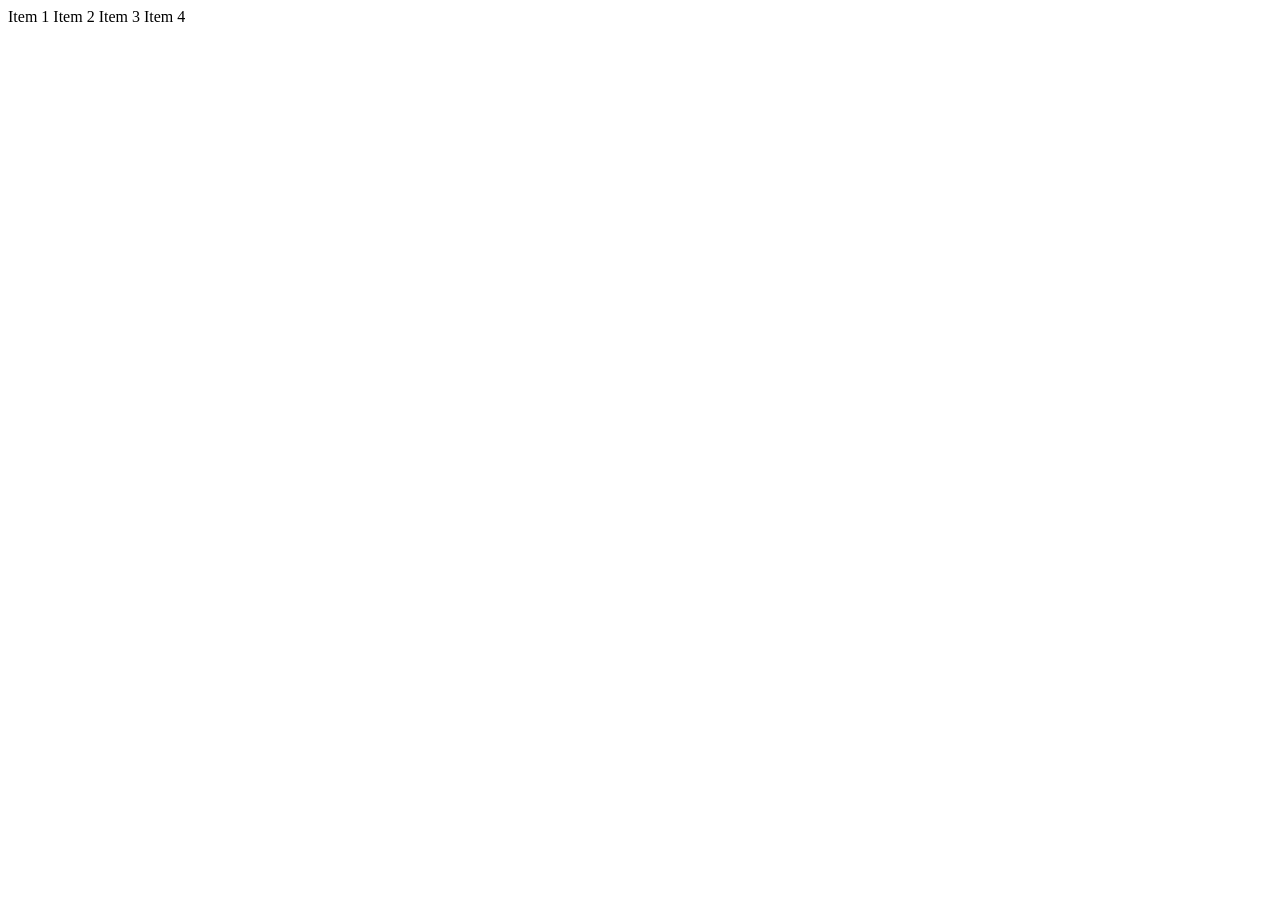
<file: aum-ams-admin/src/main/resources/templates/layouts/iview.html>
<!DOCTYPE html>
<html xmlns:th="http://www.thymeleaf.org"
      xmlns:layout="http://www.ultraq.net.nz/thymeleaf/layout">
<head>
    <title layout:title-pattern="$LAYOUT_TITLE - $CONTENT_TITLE">黄金管家</title>
    <meta http-equiv="Content-Type" content="text/html; charset=UTF-8"/>

    <!--<script src="http://vuejs.org/js/vue.min.js"></script>
    <link rel="stylesheet" href="http://unpkg.com/iview/dist/styles/iview.css">
    <script src="http://unpkg.com/iview/dist/iview.min.js"></script>-->

    <script th:src="@{/js/vue.min.js}"></script>
    <script th:src="@{/js/qs.min.js}"></script>
    <script th:src="@{/js/axios.min.js}"></script>
    <script th:src="@{/js/lodash.js}"></script>
    <link th:href="@{/iview/styles/iview.css}" rel="stylesheet"/>
    <link th:href="@{/css/layout.css}" rel="stylesheet"/>
    <script th:src="@{/iview/iview.js}"></script>
    <script th:src="@{/ams/async-validator.messages_zh.js}"></script>
    <script th:src="@{/ams/view.js}"></script>
    <script th:src="@{/ams/common.js}"></script>
</head>
<body>
<div id="layout" class="layout">
    <div class="layout">
        <Layout>
            <Header>
                <i-Menu mode="horizontal" theme="dark" active-name="1">
                    <div class="layout-logo"></div>
                    <div class="layout-nav">
                        <Menu-Item name="1">
                            <Icon type="ios-navigate"></Icon>
                            Item 1
                        </Menu-Item>
                        <Menu-Item name="2">
                            <Icon type="ios-keypad"></Icon>
                            Item 2
                        </Menu-Item>
                        <Menu-Item name="3">
                            <Icon type="ios-analytics"></Icon>
                            Item 3
                        </Menu-Item>
                        <Menu-Item name="4">
                            <Icon type="ios-paper"></Icon>
                            Item 4
                        </Menu-Item>
                    </div>
                </i-Menu>
            </Header>
            <Layout>
                <Sider hide-trigger :style="{background: '#fff'}" th:insert="fragments/menu :: menu"></Sider>
                <Layout :style="{padding: '0 24px 24px'}">
                    <Breadcrumb :style="{margin: '24px 0'}">
                        <Breadcrumb-Item th:each="title:${titles}" th:text="${title}"></Breadcrumb-Item>
                    </Breadcrumb>
                    <Content :style="{padding: '24px', minHeight: '280px', background: '#fff'}" layout:fragment="content"></Content>
                </Layout>
            </Layout>
        </Layout>
    </div>
</div>
<script layout:fragment="script">
    let vue = new Vue({el: '#layout'});
</script>
</body>
</html>
</file>
